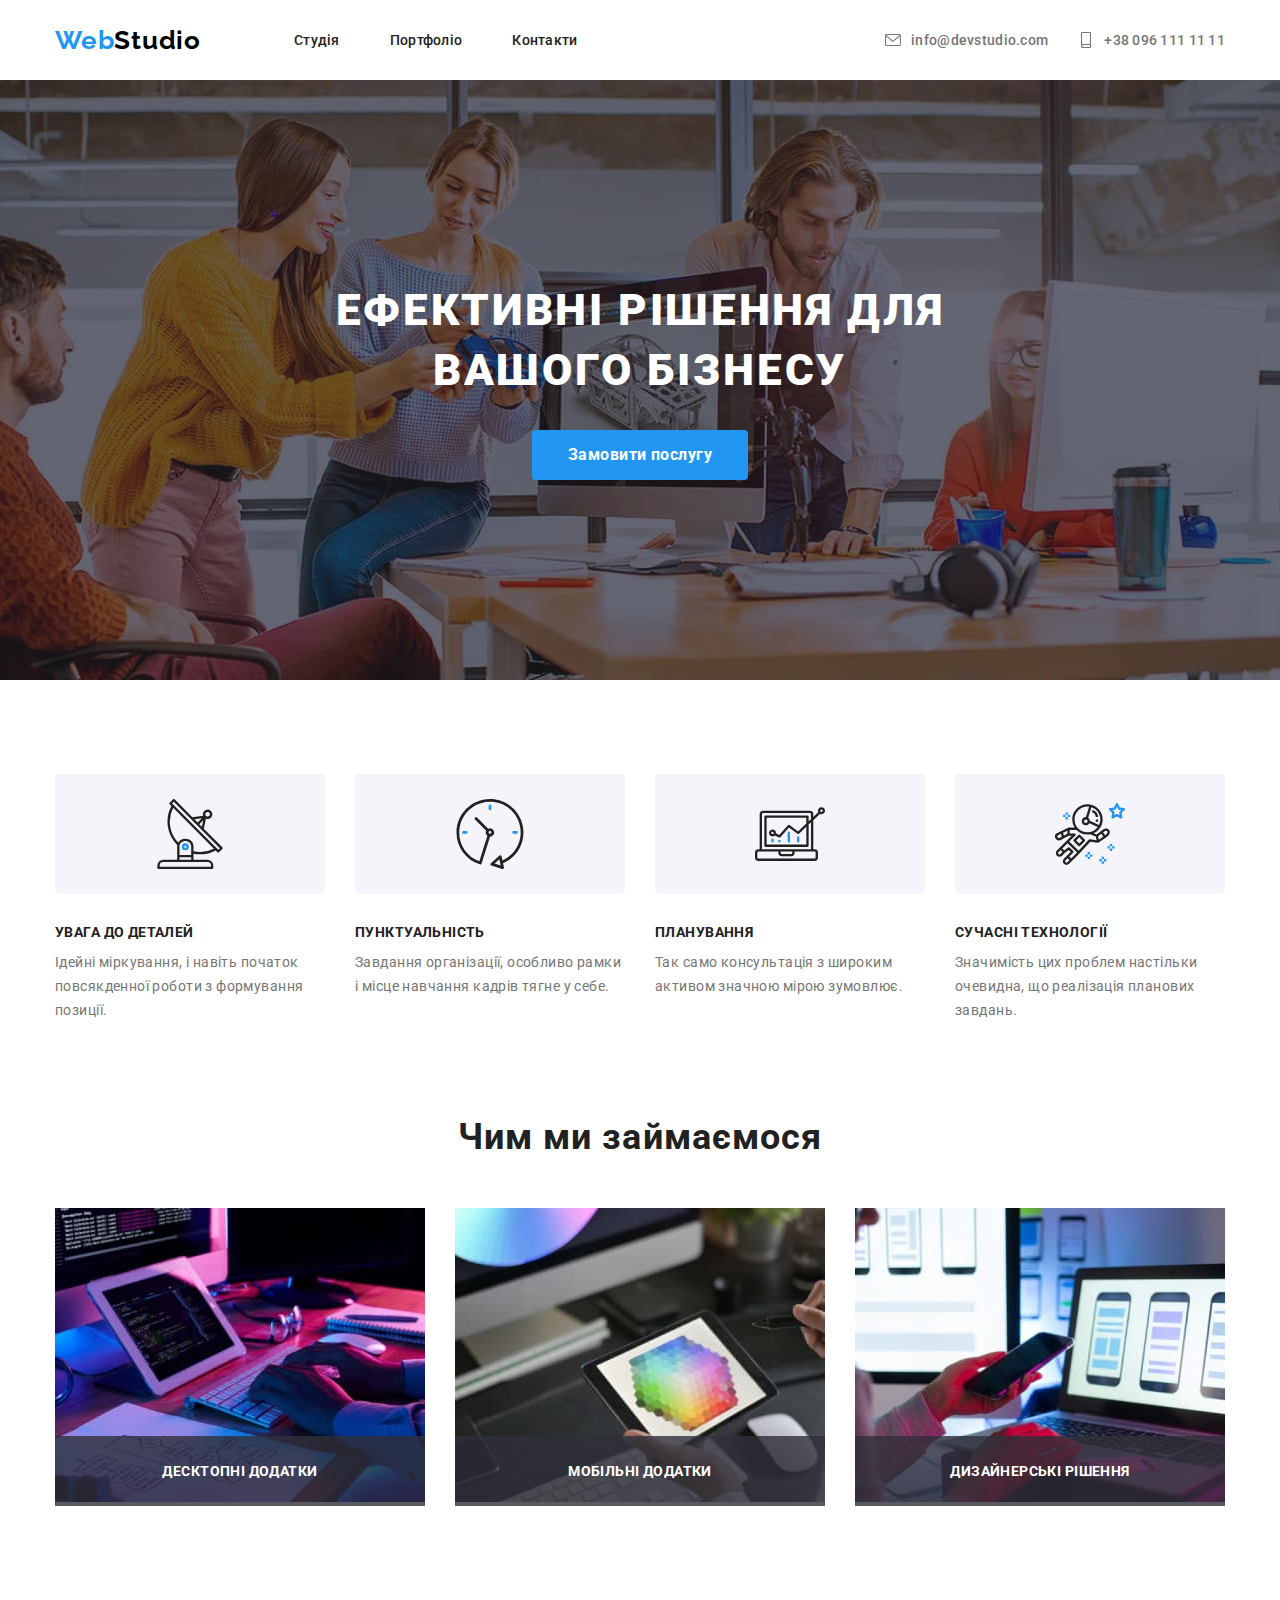
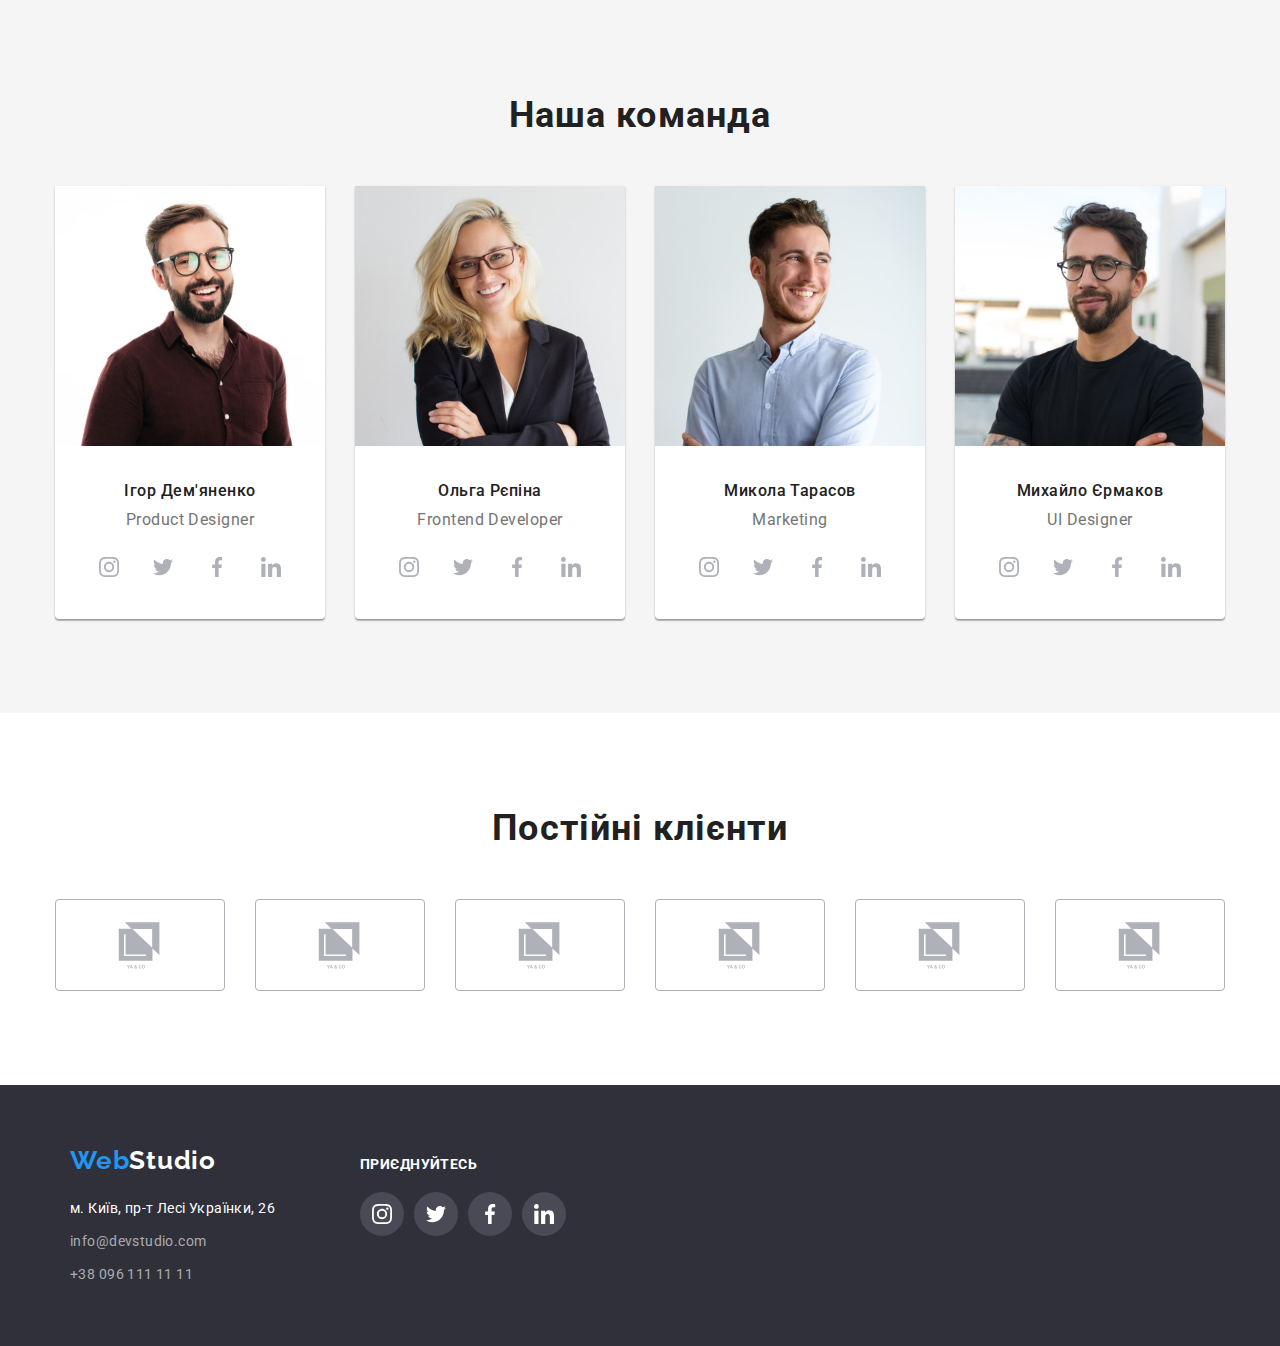
<file: index.html>
<!DOCTYPE html>
<html lang="ua">
<head>
    <meta charset="UTF-8">
    <meta http-equiv="X-UA-Compatible" content="IE=edge">
    <meta name="viewport" content="width=device-width, initial-scale=1.0">
    <title>goit-markup</title>
    <link rel="preconnect" href="https://fonts.googleapis.com">
    <link rel="preconnect" href="https://fonts.gstatic.com" crossorigin>
    <link href="https://fonts.googleapis.com/css2?family=Raleway:wght@700&family=Roboto:wght@400;500;700;900&display=swap"
    rel="stylesheet">
    <link rel="stylesheet" href="https://cdnjs.cloudflare.com/ajax/libs/modern-normalize/1.1.0/modern-normalize.min.css">
    <link rel="stylesheet" href="./style.css">
</head>

<body>

    <header>
       <div class="container-header container">
        <a href="" class="logo-first"><span>Web</span>Studio</a>
            <nav header-nav>
            <ul class="menu-general second-f">
                <li><a href="" class="menu-list">Студія</a> </li>
                <li><a href="./portfolio.html" class="menu-list">Портфоліо</a> </li>
                <li><a href="" class="menu-list">Контакти</a> </li>
            </ul>
            </nav>

            <div class="header-group">
                
                <a href="mailtoinfo@devstudio.com" class="mail-header">
                <svg class="enveloper" width="16px" height="16px">
                <use href="./svg/icomoon/icons.svg#icon-enveloper"></use></svg>info@devstudio.com</a>
            

            
                <a href="tel+380961111111" class="telephone-header">
                <svg class="smartphone" width="16px" height="16px">
                    <use href="./svg/icomoon/icons.svg#icon-smartphone"></use>
                </svg>+38 096 111 11 11</a>
               
            </div>

    </div>
    </header>

    <main>
        <section class="main-hero">
            <div class="container flex-hero">
            <h1 class="main-title">Ефективні рішення для вашого бізнесу</h1>
            <button type="button" class="btn-first">Замовити послугу</button>
            </div>
        </section>

        <section class="text-style">
            <div class="text-flex">
            <ul class="text text-f">
                <li class="text-list">
                    <div class="four-icons">
                        <svg class="" width="70" height="70">
                        <use href="./svg/icomoon/icons.svg#icon-antenna"></use>
                        </svg>
                    </div>
                    <h3 class="title">УВАГА ДО ДЕТАЛЕЙ</h3>
                    <p class="explain">Ідейні міркування, і навіть початок повсякденної роботи з формування позиції.</p>
                </li>
                <li>
                    <div class="four-icons">
                        <svg class="" width="70" height="70">
                            <use href="./svg/icomoon/icons.svg#icon-clock"></use>
                        </svg>
                    </div>
                    <h3 class="title">ПУНКТУАЛЬНІСТЬ</h3>
                    <p class="explain">Завдання організації, особливо рамки і місце навчання кадрів тягне у себе.</p>
                </li>
                <li>
                    <div class="four-icons">
                        <svg class="" width="70" height="70">
                            <use href="./svg/icomoon/icons.svg#icon-diagram"></use>
                        </svg>
                    </div>
                    <h3 class="title">ПЛАНУВАННЯ</h3>
                    <p class="explain">Так само консультація з широким активом значною мірою зумовлює.</p>
                </li>
                <li>
                    <div class="four-icons">
                        <svg class="" width="70" height="70">
                            <use href="./svg/icomoon/icons.svg#icon-astronaut"></use>
                        </svg>
                    </div>
                    <h3 class="title">СУЧАСНІ ТЕХНОЛОГІЇ</h3>
                    <p class="explain">Значимість цих проблем настільки очевидна, що реалізація планових завдань.</p>
                </li>
            </div>
            </ul>
        </section>

        <section class="three-pictures-style">
            <div  class="container three-pictures-flex">
            <h2 class="three-pictures-title">Чим ми займаємося</h2>
            <ul class="three-pictures">
                
                <li class="drawing">
                    <img src="./img/box 1.jpg" alt="креслення" width="370" height="294">

                    <div class="overlay">
                        <p class="overlay-text">Десктопні додатки</p>
                    </div>
                </li>

                <li class="drawing">
                    <img src="./img/rainbow.jpg" alt="гама кольорів" width="370" height="294">
                <div class="overlay">
                    <p class="overlay-text">Мобільні додатки</p>
                </div>
                </li>

                <li class="drawing">
                    <img src="./img/pult.jpg" alt="пульт" width="370" height="294">
                <div class="overlay">
                    <p class="overlay-text">Дизайнерські рішення</p>
                </div>
                </li>
            </ul>
            </div>
        </section>

        <section  class="team-our">
        <div class="container our-team-flex">
                <h2 class="our-team-title">Наша команда</h2>
                <ul class="our-team-list team-flex">
            <li>
                <div class="team-four">
                <img src="./img/glass-brown.jpg" alt="Ігор Дем'яненко" width="270" height="260"> 
                
                    <h3 class="name">Ігор Дем'яненко</h3>
                    <p class="position">Product Designer</p>
                    <ul class="socials-list">
                        <li>
                             <a class="social-link"
                                href="https://instagram.com" 
                                target="_blank" 
                                rel="noopener noreferrer" 
                                aria-label="Instagram icon"
                                >
                                <svg class="social-icon" width="20px" height="20px">
                                <use href="./svg/icomoon/icons.svg#icon-instagram"></use>
                                </svg>
                            </a>
                        </li>
                    
                        <li>
                           <a class="social-link"
                                href="https://twitter.com"
                                aria-label="Twitter icon"
                                target="_blank"
                                rel="noopener noreferrer"
                                > 
                                <svg class="social-icon" width="20px" height="20px">
                                <use href="./svg/icomoon/icons.svg#icon-twitter"></use>
                                </svg>
                           </a>
                        </li>

                        <li>
                            <a class="social-link"
                                href="https://facebook.com"
                                aria-label="Facebook icon"
                                target="_blank"
                                rel="noopener noreferrer"
                                >
                                <svg class="social-icon" width="20" height="20">
                                <use href="./svg/icomoon/icons.svg#icon-facebook"></use>
                                </svg>
                            </a>
                        </li>

                        <li>
                            <a class="social-link"
                                href="https://linkedin.com"
                                aria-label="LinkedIn icon"
                                target="_blank"
                                rel="noopener noreferrer"
                                >
                                <svg class="social-icon" width="20px" height="20px">
                                <use href="./svg/icomoon/icons.svg#icon-linkedin"></use>
                                </svg>
                        </a>
                        </li>
                    </ul>
                </div>
            </li>
        
        
            <li>
                <div class="team-four">
                <img src="./img/girl.jpg" alt="Ольга Рєпіна" width="270" height="260">
                
                    <h3 class="name">Ольга Рєпіна</h3>
                    <p class="position">Frontend Developer</p>
                    <ul class="socials-list">
                        <li>
                            <a class="social-link" href="https://instagram.com" target="_blank" rel="noopener noreferrer"
                                aria-label="Instagram icon">
                                <svg class="social-icon" width="20px" height="20px">
                                    <use href="./svg/icomoon/icons.svg#icon-instagram"></use>
                                </svg>
                            </a>
                        </li>
                    
                        <li>
                            <a class="social-link" href="https://twitter.com" aria-label="Twitter icon" target="_blank"
                                rel="noopener noreferrer">
                                <svg class="social-icon" width="20px" height="20px">
                                    <use href="./svg/icomoon/icons.svg#icon-twitter"></use>
                                </svg>
                            </a>
                        </li>
                    
                        <li>
                            <a class="social-link" href="https://facebook.com" aria-label="Facebook icon" target="_blank"
                                rel="noopener noreferrer">
                                <svg class="social-icon" width="20" height="20">
                                    <use href="./svg/icomoon/icons.svg#icon-facebook"></use>
                                </svg>
                            </a>
                        </li>
                    
                        <li>
                            <a class="social-link" href="https://linkedin.com" aria-label="LinkedIn icon" target="_blank"
                                rel="noopener noreferrer">
                                <svg class="social-icon" width="20px" height="20px">
                                    <use href="./svg/icomoon/icons.svg#icon-linkedin"></use>
                                </svg>
                            </a>
                        </li>
                    </ul>
                </div>
                
            </li>
            <li>
                <div class="team-four">
                <img src="./img/man.jpg" alt="Микола Тарасов" width="270" height="260">
                
                    <h3 class="name">Микола Тарасов</h3>
                    <p class="position">Marketing</p>
                    <ul class="socials-list">
                        <li>
                            <a class="social-link" href="https://instagram.com" target="_blank" rel="noopener noreferrer"
                                aria-label="Instagram icon">
                                <svg class="social-icon" width="20px" height="20px">
                                    <use href="./svg/icomoon/icons.svg#icon-instagram"></use>
                                </svg>
                            </a>
                        </li>
                    
                        <li>
                            <a class="social-link" href="https://twitter.com" aria-label="Twitter icon" target="_blank"
                                rel="noopener noreferrer">
                                <svg class="social-icon" width="20px" height="20px">
                                    <use href="./svg/icomoon/icons.svg#icon-twitter"></use>
                                </svg>
                            </a>
                        </li>
                    
                        <li>
                            <a class="social-link" href="https://facebook.com" aria-label="Facebook icon" target="_blank"
                                rel="noopener noreferrer">
                                <svg class="social-icon" width="20" height="20">
                                    <use href="./svg/icomoon/icons.svg#icon-facebook"></use>
                                </svg>
                            </a>
                        </li>
                    
                        <li>
                            <a class="social-link" href="https://linkedin.com" aria-label="LinkedIn icon" target="_blank"
                                rel="noopener noreferrer">
                                <svg class="social-icon" width="20px" height="20px">
                                    <use href="./svg/icomoon/icons.svg#icon-linkedin"></use>
                                </svg>
                            </a>
                        </li>
                    </ul>
                </div>
                </img>
            </li>
            <li>
                <div class="team-four">
                <img src="./img/glass-black.jpg" alt="Михайло Єрмаков" width="270" height="260">
                
                    <h3 class="name">Михайло Єрмаков</h3>
                    <p class="position">UI Designer</p>  
                    <ul class="socials-list">
                        <li>
                            <a class="social-link" href="https://instagram.com" target="_blank" rel="noopener noreferrer"
                                aria-label="Instagram icon">
                                <svg class="social-icon" width="20px" height="20px">
                                    <use href="./svg/icomoon/icons.svg#icon-instagram"></use>
                                </svg>
                            </a>
                        </li>
                    
                        <li>
                            <a class="social-link" href="https://twitter.com" aria-label="Twitter icon" target="_blank"
                                rel="noopener noreferrer">
                                <svg class="social-icon" width="20px" height="20px">
                                    <use href="./svg/icomoon/icons.svg#icon-twitter"></use>
                                </svg>
                            </a>
                        </li>
                    
                        <li>
                            <a class="social-link" href="https://facebook.com" aria-label="Facebook icon" target="_blank"
                                rel="noopener noreferrer">
                                <svg class="social-icon" width="20" height="20">
                                    <use href="./svg/icomoon/icons.svg#icon-facebook"></use>
                                </svg>
                            </a>
                        </li>
                    
                        <li>
                            <a class="social-link" href="https://linkedin.com" aria-label="LinkedIn icon" target="_blank"
                                rel="noopener noreferrer">
                                <svg class="social-icon" width="20px" height="20px">
                                    <use href="./svg/icomoon/icons.svg#icon-linkedin"></use>
                                </svg>
                            </a>
                        </li>
                    </ul>
                </div>
                </img>
            </li>
        </ul>
    </div>
</section>

<section>
    <div class="container clients-list">
        <h2 class="clients-name">Постійні клієнти</h2>
        <ul class="clients">
            <li>
                <a href="" class="clients-icons">
                    <svg class="svg-icons" width="106px" height="60px">
                    <use href="./svg/icomoon/icons.svg#icon-yaco"></use>
                    </svg>
                </a>
            </li>
           
            <li>
                <a href="" class="clients-icons">
                    <svg class="svg-icons" width="106px" height="60px">
                        <use href="./svg/icomoon/icons.svg#icon-yaco"></use>
                    </svg>
                </a>
            </li>
            
            <li>
                <a href="" class="clients-icons">
                    <svg class="svg-icons" width="106px" height="60px">
                        <use href="./svg/icomoon/icons.svg#icon-yaco"></use>
                    </svg>
                </a>
            </li>
            
            <li>
                <a href="" class="clients-icons">
                    <svg class="svg-icons" width="106px" height="60px">
                        <use href="./svg/icomoon/icons.svg#icon-yaco"></use>
                    </svg>
                </a>
            </li>
            
            <li>
                <a href="" class="clients-icons">
                    <svg class="svg-icons" width="106px" height="60px">
                        <use href="./svg/icomoon/icons.svg#icon-yaco"></use>
                    </svg>
                </a>
            </li>
            
            <li>
                <a href="" class="clients-icons">
                    <svg class="svg-icons" width="106px" height="60px">
                        <use href="./svg/icomoon/icons.svg#icon-yaco"></use>
                    </svg>
                </a>
            </li>
            
        </ul>
    </div>
</section>        
        
    </main>

    <footer class="futurum">
    <div class="container footer-futurum">
        <div>
            <a href="" class="logo-second"><span>Web</span>Studio</a>
            <address class="geocontakts">
                <a href="https://goo.gl/maps/4ht6zRTBkP7BmseZ8" target="_blank" rel="noopener noreferrer nofolow" class="geo">м. Київ, пр-т Лесі Українки, 26</a>
                <a href="mailtoinfo@devstudio.com" class="mail">info@devstudio.com</a>
                <a href="tel+38 096 111 11 11" class="telephone">+38 096 111 11 11</a>
            </address>
        </div>

        <div class="footer-icons">
            <h2 class="footer-title">Приєднуйтесь</h2>
            <ul class="socials-list-footer">
                <li>
                    <a class="social-link-footer" href="https://instagram.com" target="_blank" rel="noopener noreferrer"
                        aria-label="Instagram icon">
                        <svg class="social-icon-footer" width="20px" height="20px">
                            <use href="./svg/icomoon/icons.svg#icon-instagram"></use>
                        </svg>
                    </a>
                </li>
            
                <li>
                    <a class="social-link-footer" href="https://twitter.com" aria-label="Twitter icon" target="_blank"
                        rel="noopener noreferrer">
                        <svg class="social-icon" width="20px" height="20px">
                            <use href="./svg/icomoon/icons.svg#icon-twitter"></use>
                        </svg>
                    </a>
                </li>
            
                <li>
                    <a class="social-link-footer" href="https://facebook.com" aria-label="Facebook icon" target="_blank"
                        rel="noopener noreferrer">
                        <svg class="social-icon" width="20" height="20">
                            <use href="./svg/icomoon/icons.svg#icon-facebook"></use>
                        </svg>
                    </a>
                </li>
            
                <li>
                    <a class="social-link-footer" href="https://linkedin.com" aria-label="LinkedIn icon" target="_blank"
                        rel="noopener noreferrer">
                        <svg class="social-icon" width="20px" height="20px">
                            <use href="./svg/icomoon/icons.svg#icon-linkedin"></use>
                        </svg>
                    </a>
                </li>
            </ul>
            </div>
            </li>
        </div>
    </div>  
    </footer>

</body>
</html>
</file>
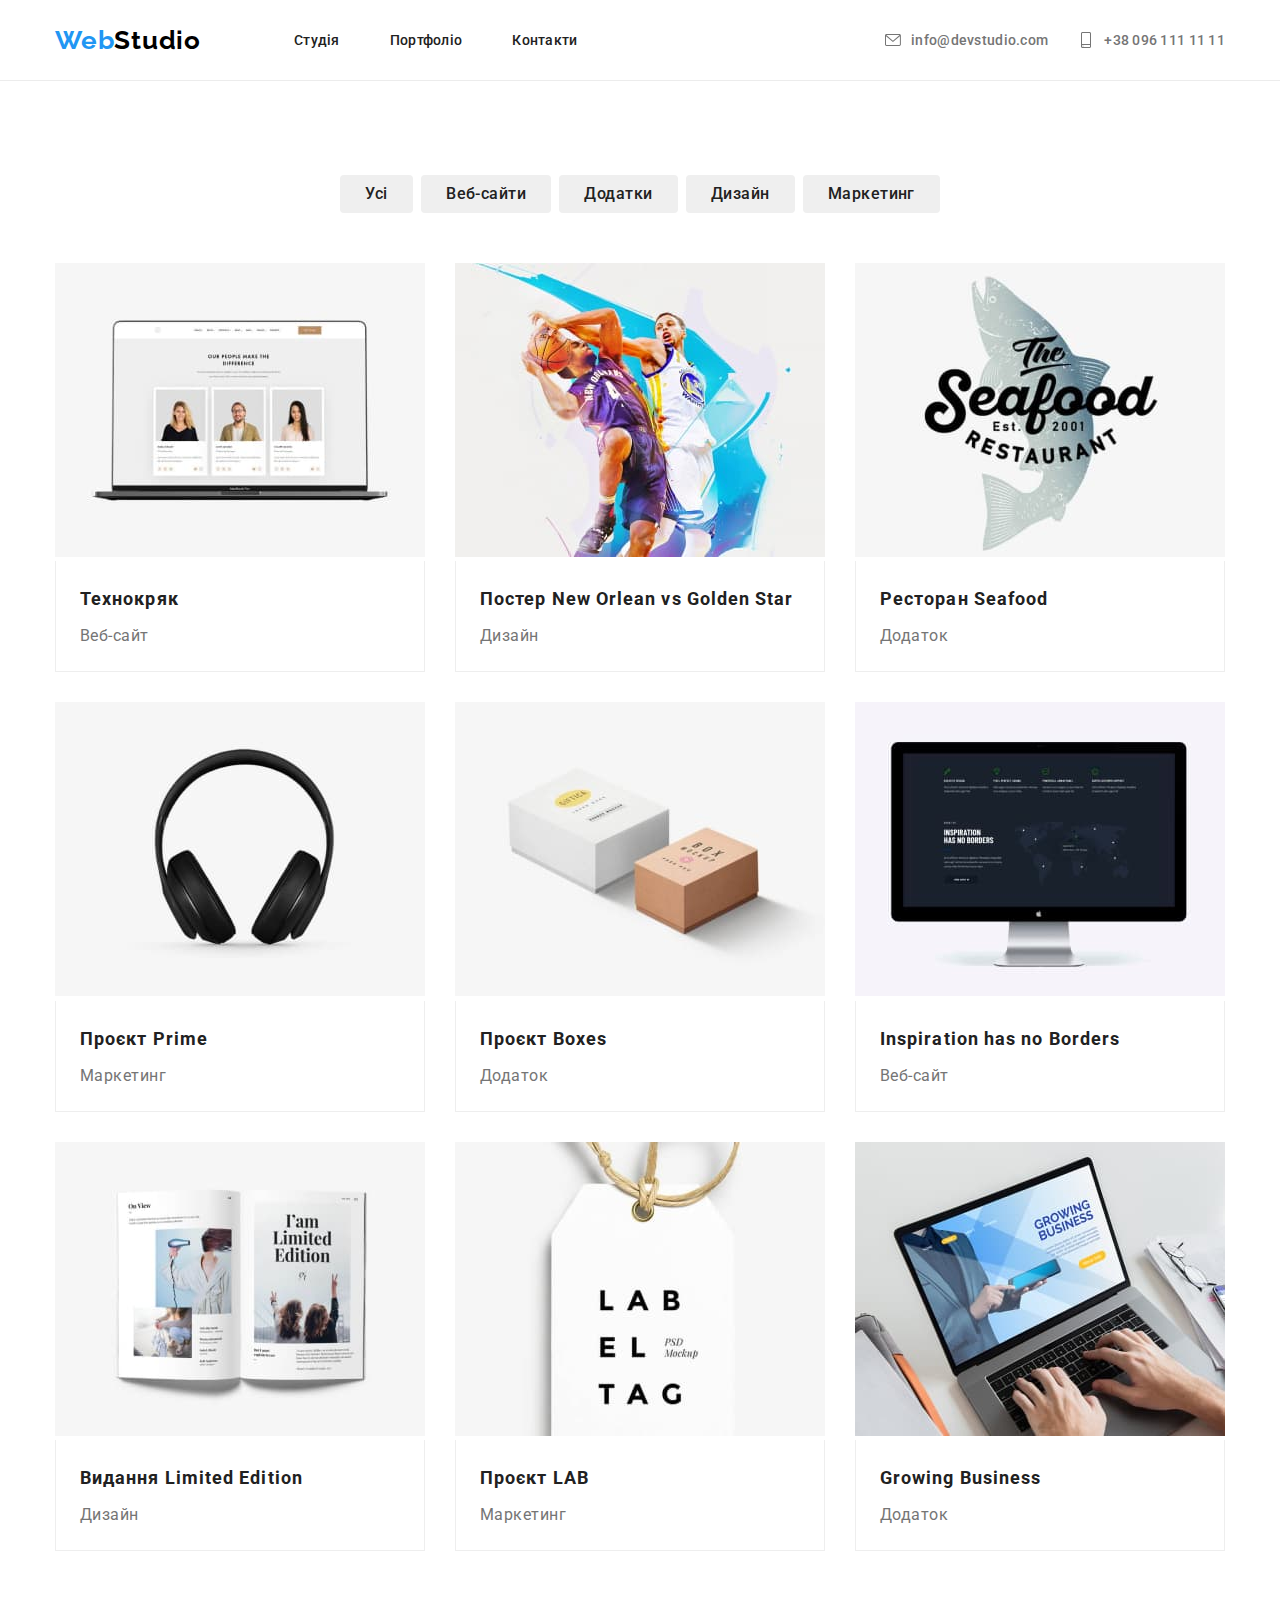
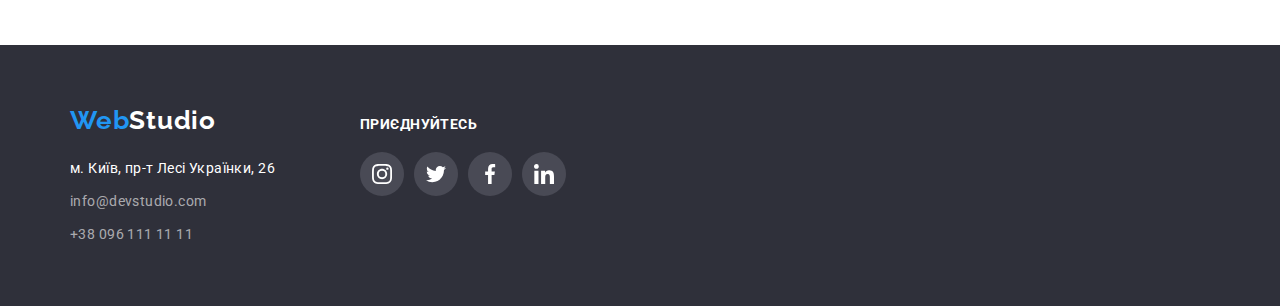
<file: portfolio.html>
<!DOCTYPE html>
<html lang="ua">
<head>
    <meta charset="UTF-8">
    <meta http-equiv="X-UA-Compatible" content="IE=edge">
    <meta name="viewport" content="width=device-width, initial-scale=1.0">
    <title>Portfolio</title>
        <link rel="preconnect" href="https://fonts.googleapis.com">
        <link rel="preconnect" href="https://fonts.gstatic.com" crossorigin>
        <link href="https://fonts.googleapis.com/css2?family=Raleway:wght@700&family=Roboto:wght@400;500;700;900&display=swap" rel="stylesheet">
        <link rel="stylesheet" href="https://cdnjs.cloudflare.com/ajax/libs/modern-normalize/1.1.0/modern-normalize.min.css">
    <link rel="stylesheet" href="./style.css">
</head>

<body>
    
    <header class="line">
      <div class="container-header container">
        <a href="" class="logo-first"><span>Web</span>Studio</a>
            <nav>
                <ul class="menu-general second-f">
                    <li><a href="./index.html" class="menu-list-port">Студія</a> </li>
                    <li><a href="" class="menu-list-port">Портфоліо</a> </li>
                    <li><a href="" class="menu-list-port">Контакти</a> </li>
                </ul>
            </nav>
            
        <div class="header-group">
        
            <a href="mailtoinfo@devstudio.com" class="mail-header">
                <svg class="enveloper" width="16px" height="16px">
                    <use href="./svg/icomoon/icons.svg#icon-enveloper"></use>
                </svg>info@devstudio.com</a>
        
        
        
            <a href="tel+380961111111" class="telephone-header">
                <svg class="smartphone" width="16px" height="16px">
                    <use href="./svg/icomoon/icons.svg#icon-smartphone"></use>
                </svg>+38 096 111 11 11</a>
        
        </div>
    </div>
    </header>

    <main>
        <section  class="big-flex">
            <div class="container">
                <ul class="btn-five">
                    <li class="button-five">
                        <button type="button" class="name-btn">Усі</button>
                    </li>
                    <li>
                        <button type="button" class="name-btn">Веб-сайти</button>
                    </li>
                    <li>
                        <button type="button" class="name-btn">Додатки</button>
                    </li>
                    <li>
                        <button type="button" class="name-btn">Дизайн</button>
                    </li>
                    <li>
                        <button type="button" class="name-btn">Маркетинг</button>
                    </li>
                </ul>
           
            <ul class="nine-img another-nine">
                <li>
                    <div class="nine-shadow"> 
                    <img src="./img2/display.jpg" alt="display"width="370" height="294">
                    <div class="down-padding">
                        <h3 class="img-title">Технокряк</h3>
                        <p class="theme">Веб-сайт</p>
                    </div>
                    </div>
                </li>

                <li>
                    <div class="nine-shadow">
                    <img src="./img2/jump.jpg" alt="jump"width="370" height="294">
                        <div class="down-padding">
                            <h3 class="img-title">Постер New Orlean vs Golden Star</h3>
                            <p class="theme">Дизайн</p>
                        </div>
                    </div>
                </li>

                <li>
                    <div class="nine-shadow">
                    <img src="./img2/logo.jpg" alt="logo"width="370" height="294">
                        <div class="down-padding">
                            <h3 class="img-title">Ресторан Seafood</h3>
                            <p class="theme">Додаток</p>
                        </div>
                    </div>
                </li>

                <li>
                    <div class="nine-shadow">
                    <img src="./img2/headphone.jpg" alt="headphone"width="370" height="294">
                       <div class="down-padding">
                            <h3 class="img-title">Проєкт Prime</h3>
                            <p class="theme">Маркетинг</p>
                       </div> 
                    </div>
                </li>

                <li>
                    <div class="nine-shadow">
                    <img src="./img2/block.jpg" alt="block"width="370" height="294">
                        <div class="down-padding">
                            <h3 class="img-title">Проєкт Boxes</h3>
                            <p class="theme">Додаток</p>
                        </div>
                    </div>
                </li>

                <li>
                    <div class="nine-shadow">
                    <img src="./img2/blackdisplay.jpg" alt="blackdisplay"width="370" height="294">
                        <div class="down-padding">
                            <h3 class="img-title">Inspiration has no Borders</h3>
                            <p class="theme">Веб-сайт</p>
                        </div>
                    </div>
                </li>

                <li>
                    <div class="nine-shadow">
                    <img src="./img2/page.jpg" alt="page"width="370" height="294">
                        <div class="down-padding">
                            <h3 class="img-title">Видання Limited Edition</h3>
                            <p class="theme">Дизайн</p>
                        </div>
                    </div>
                </li>

                <li>
                    <div class="nine-shadow">
                    <img src="./img2/label.jpg" alt="label"width="370" height="294">
                        <div class="down-padding">
                            <h3 class="img-title">Проєкт LAB</h3>
                            <p class="theme">Маркетинг</p>
                        </div>
                    </div>
                </li>

                <li>
                    <div class="nine-shadow">
                    <img src="./img2/hands.jpg" alt="hands"width="370" height="294">
                        <div class="down-padding">
                            <h3 class="img-title">Growing Business</h3>
                            <p class="theme">Додаток</p>
                        </div>
                    </div>
                </li>
            </ul>
            </div>
        </section>
    </main>

    <footer class="futurum">
        <div class="container footer-futurum">
            <div>
                <a href="" class="logo-second"><span>Web</span>Studio</a>
                <address class="geocontakts">
                    <a href="https://goo.gl/maps/4ht6zRTBkP7BmseZ8" target="_blank" rel="noopener noreferrer nofolow"
                        class="geo">м. Київ, пр-т Лесі Українки, 26</a>
                    <a href="mailtoinfo@devstudio.com" class="mail">info@devstudio.com</a>
                    <a href="tel+38 096 111 11 11" class="telephone">+38 096 111 11 11</a>
                </address>
            </div>
    
            <div class="footer-icons">
                <h2 class="footer-title">Приєднуйтесь</h2>
                <ul class="socials-list-footer">
                    <li>
                        <a class="social-link-footer" href="https://instagram.com" target="_blank" rel="noopener noreferrer"
                            aria-label="Instagram icon">
                            <svg class="social-icon-footer" width="20px" height="20px">
                                <use href="./svg/icomoon/icons.svg#icon-instagram"></use>
                            </svg>
                        </a>
                    </li>
    
                    <li>
                        <a class="social-link-footer" href="https://twitter.com" aria-label="Twitter icon" target="_blank"
                            rel="noopener noreferrer">
                            <svg class="social-icon" width="20px" height="20px">
                                <use href="./svg/icomoon/icons.svg#icon-twitter"></use>
                            </svg>
                        </a>
                    </li>
    
                    <li>
                        <a class="social-link-footer" href="https://facebook.com" aria-label="Facebook icon" target="_blank"
                            rel="noopener noreferrer">
                            <svg class="social-icon" width="20" height="20">
                                <use href="./svg/icomoon/icons.svg#icon-facebook"></use>
                            </svg>
                        </a>
                    </li>
    
                    <li>
                        <a class="social-link-footer" href="https://linkedin.com" aria-label="LinkedIn icon" target="_blank"
                            rel="noopener noreferrer">
                            <svg class="social-icon" width="20px" height="20px">
                                <use href="./svg/icomoon/icons.svg#icon-linkedin"></use>
                            </svg>
                        </a>
                    </li>
                </ul>
            </div>
            </li>
        </div>
        </div>
    </footer>


</body>
</html>
</file>
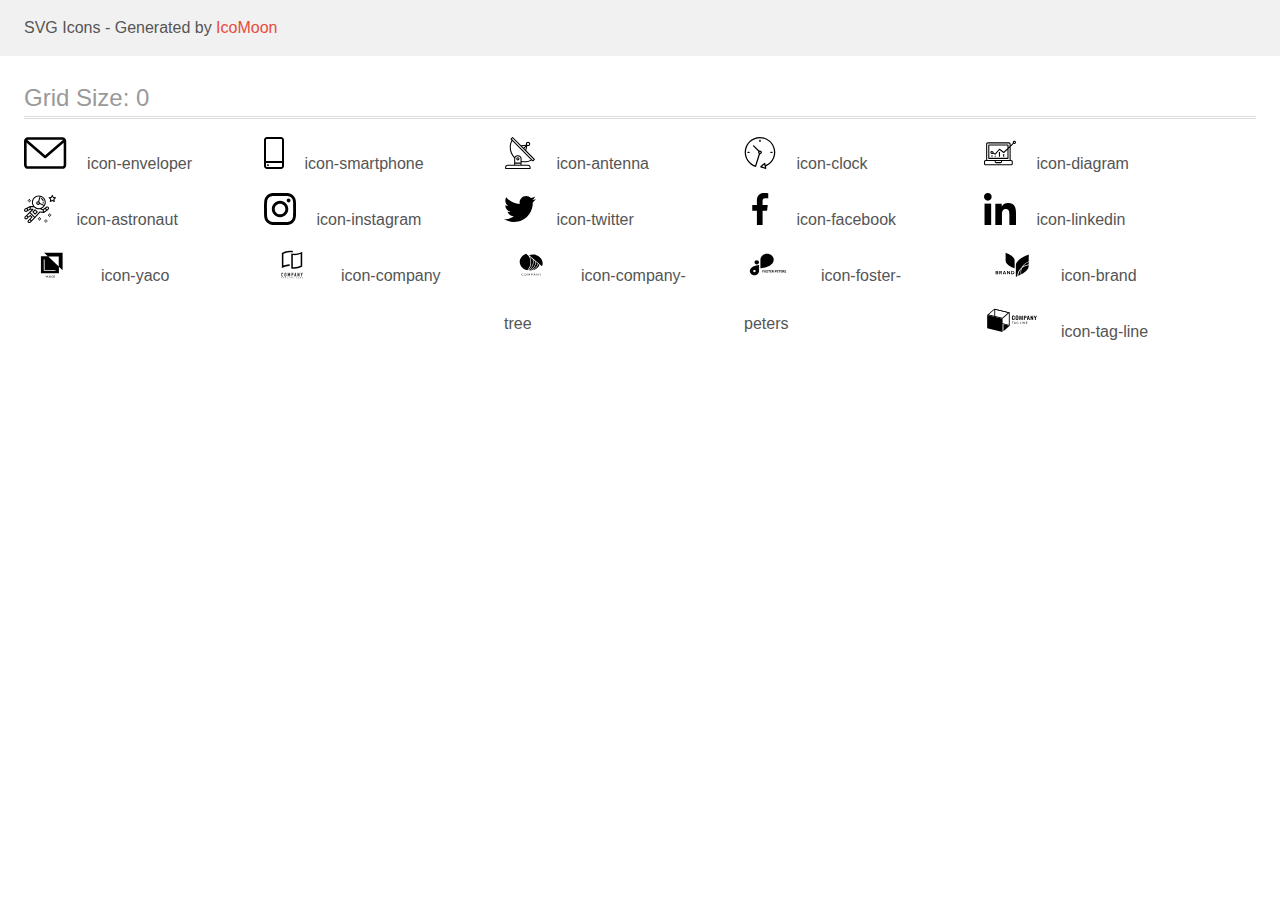
<file: svg/icomoon/demo.html>
<!doctype html>
<html>
<head>
    <title>IcoMoon - SVG Icons</title>
    <meta charset="utf-8">
    <meta name="viewport" content="width=device-width, initial-scale=1">
    <link rel="stylesheet" href="demo-files/demo.css">
    <link rel="stylesheet" href="style.css">
</head>
<body>
<svg aria-hidden="true" style="position: absolute; width: 0; height: 0; overflow: hidden;" version="1.1" xmlns="http://www.w3.org/2000/svg" xmlns:xlink="http://www.w3.org/1999/xlink">
<defs>
<symbol id="icon-enveloper" viewBox="0 0 43 32">
<path d="M38.667 0h-34.667c-2.206 0-4 1.794-4 4v24c0 2.206 1.794 4 4 4h34.667c2.206 0 4-1.794 4-4v-24c0-2.206-1.794-4-4-4v0zM38.667 2.667c0.181 0 0.353 0.038 0.511 0.103l-17.844 15.466-17.844-15.466c0.158-0.066 0.33-0.103 0.511-0.103h34.667zM38.667 29.333h-34.667c-0.736 0-1.333-0.598-1.333-1.333v-22.413l17.793 15.421c0.251 0.217 0.563 0.326 0.874 0.326s0.622-0.108 0.874-0.326l17.793-15.421v22.413c0 0.736-0.598 1.333-1.333 1.333v0z"></path>
</symbol>
<symbol id="icon-smartphone" viewBox="0 0 20 32">
<path d="M17 0h-14c-1.654 0-3 1.346-3 3v26c0 1.654 1.346 3 3 3h14c1.654 0 3-1.346 3-3v-26c0-1.654-1.346-3-3-3zM3 2h14c0.552 0 1 0.448 1 1v21h-16v-21c0-0.552 0.448-1 1-1zM17 30h-14c-0.552 0-1-0.448-1-1v-3h16v3c0 0.552-0.448 1-1 1z"></path>
<path d="M4.707 27.478c0.391 0.365 0.391 0.956 0 1.321s-1.024 0.365-1.414 0c-0.391-0.365-0.391-0.956 0-1.321s1.024-0.365 1.414 0z"></path>
</symbol>
<symbol id="icon-antenna" viewBox="0 0 32 32">
<path d="M30.773 22.098l-8.443-8.505 0.937-4.615c0.242 0.094 0.499 0.144 0.758 0.146h0.006c1.192 0.014 2.17-0.941 2.184-2.133s-0.941-2.17-2.133-2.184c-1.192-0.014-2.17 0.941-2.184 2.133-0.003 0.255 0.039 0.509 0.125 0.749l-4.96 0.605-8.091-8.133c-0.099-0.101-0.235-0.159-0.377-0.16-0.14 0.001-0.274 0.056-0.373 0.155l-1.513 1.504c-0.208 0.208-0.208 0.546 0 0.754l0.814 0.826c-3.153 5.798-2.129 12.978 2.519 17.663 0.043 0.041 0.092 0.074 0.146 0.098-0.034 0.18-0.051 0.364-0.052 0.547v6.187h-6.4c-1.472 0.002-2.665 1.195-2.667 2.667v1.067c0 0.295 0.239 0.533 0.533 0.533h24.533c0.295 0 0.533-0.239 0.533-0.533v-1.067c-0.002-1.472-1.195-2.665-2.667-2.667h-6.4v-2.742c1.003 0.21 2.024 0.317 3.049 0.32 2.458-0.003 4.877-0.615 7.040-1.783l0.818 0.823c0.099 0.101 0.235 0.159 0.377 0.16 0.14-0.001 0.274-0.056 0.373-0.155l1.513-1.504c0.208-0.208 0.208-0.546 0-0.754zM23.28 6.233c0.418-0.415 1.093-0.414 1.508 0.004s0.414 1.093-0.004 1.508c-0.2 0.199-0.47 0.31-0.752 0.31h-0.003c-0.589-0.003-1.064-0.483-1.061-1.072 0.002-0.282 0.115-0.552 0.314-0.751h-0.002zM22.024 9.738l-0.598 2.946-1.175-1.182 1.774-1.763zM21.419 8.836l-1.92 1.909-1.485-1.493 3.405-0.415zM24.004 28.8c0.884 0 1.6 0.716 1.6 1.6v0.533h-23.467v-0.533c0-0.884 0.716-1.6 1.6-1.6h20.267zM16.537 26.667v1.067h-5.333v-1.067h5.333zM11.204 25.6v-4.053c0-1.294 1.196-2.347 2.667-2.347s2.667 1.053 2.667 2.347v4.053h-5.333zM17.604 23.904v-2.357c0-1.882-1.675-3.413-3.733-3.413-1.331-0.020-2.576 0.657-3.281 1.786-4.058-4.274-4.971-10.645-2.279-15.887l18.602 18.708c-2.872 1.461-6.165 1.873-9.309 1.163zM28.893 23.22l-21.057-21.181 0.755-0.752 7.935 7.98c0.004 0 0.006 0.007 0.010 0.010l13.115 13.191-0.757 0.752z"></path>
<path d="M13.876 20.267h-0.005c-0.884-0.001-1.601 0.714-1.602 1.598s0.714 1.601 1.598 1.602h0.005c0.884 0.001 1.601-0.714 1.602-1.598s-0.714-1.601-1.598-1.602zM14.249 22.245c-0.1 0.1-0.236 0.156-0.378 0.155-0.295-0.002-0.532-0.242-0.531-0.536 0.001-0.141 0.057-0.276 0.157-0.375s0.233-0.154 0.373-0.155c0.295 0.002 0.532 0.241 0.53 0.536-0.001 0.141-0.057 0.276-0.157 0.375h0.005z"></path>
</symbol>
<symbol id="icon-clock" viewBox="0 0 32 32">
<path d="M31.297 15.301c-0.002-8.452-6.855-15.303-15.308-15.301s-15.303 6.855-15.301 15.308c0.001 6.658 4.307 12.551 10.649 14.576 0.061 0.019 0.124 0.029 0.187 0.029 0.121-0 0.239-0.032 0.342-0.094 0.135-0.080 0.236-0.207 0.283-0.356l3.865-12.25c1.057-0.005 1.909-0.866 1.903-1.923s-0.866-1.909-1.923-1.903c-0.284 0.001-0.565 0.067-0.82 0.191l-5.106-5.107c-0.253-0.245-0.657-0.238-0.902 0.016-0.239 0.247-0.239 0.639 0 0.886l5.103 5.109c-0.392 0.799-0.168 1.764 0.536 2.309l-3.683 11.673c-7.278-2.681-11.004-10.754-8.323-18.032s10.754-11.004 18.032-8.323 11.004 10.754 8.323 18.032c-1.31 3.556-4.001 6.431-7.462 7.973l-0.398-1.874c-0.073-0.344-0.411-0.565-0.756-0.492-0.109 0.023-0.209 0.074-0.292 0.148l-3.837 3.426c-0.263 0.234-0.287 0.637-0.052 0.9 0.076 0.085 0.174 0.149 0.283 0.184l4.899 1.563c0.335 0.108 0.694-0.077 0.802-0.412 0.034-0.106 0.040-0.219 0.017-0.328l-0.391-1.839c5.664-2.388 9.342-7.942 9.329-14.089v0zM15.992 14.664c0.352 0 0.638 0.286 0.638 0.638s-0.286 0.638-0.638 0.638c-0.352 0-0.638-0.285-0.638-0.638s0.285-0.638 0.638-0.638zM18.093 29.528l2.184-1.948 0.603 2.84-2.787-0.892z"></path>
<path d="M15.354 3.185v1.275c0 0.352 0.285 0.638 0.638 0.638s0.638-0.285 0.638-0.638v-1.275c0-0.352-0.286-0.638-0.638-0.638s-0.638 0.286-0.638 0.638z"></path>
<path d="M3.876 14.664c-0.352 0-0.638 0.286-0.638 0.638s0.285 0.638 0.638 0.638h1.275c0.352 0 0.638-0.285 0.638-0.638s-0.285-0.638-0.638-0.638h-1.275z"></path>
<path d="M28.108 15.939c0.352 0 0.638-0.285 0.638-0.638s-0.285-0.638-0.638-0.638h-1.275c-0.352 0-0.638 0.286-0.638 0.638s0.286 0.638 0.638 0.638h1.275z"></path>
</symbol>
<symbol id="icon-diagram" viewBox="0 0 32 32">
<path d="M14.926 14.965h1.066v4.798h-1.066v-4.797z"></path>
<path d="M19.19 17.097h1.066v2.665h-1.066v-2.665z"></path>
<path d="M10.661 18.696h1.066v1.066h-1.066v-1.066z"></path>
<path d="M7.463 18.163h1.066v1.599h-1.066v-1.599z"></path>
<path d="M1.599 28.291h25.587c0.883 0 1.599-0.716 1.599-1.599v-2.132c0-0.883-0.716-1.599-1.599-1.599h-0.533v-13.293l3.028-2.868c0.703 0.346 1.553 0.136 2.013-0.499s0.396-1.508-0.152-2.068-1.42-0.644-2.065-0.198c-0.644 0.446-0.873 1.292-0.542 2.002l-2.281 2.163v-1.23c0-0.883-0.716-1.599-1.599-1.599h-21.322c-0.883 0-1.599 0.716-1.599 1.599v15.992h-0.533c-0.883 0-1.599 0.716-1.599 1.599v2.132c0 0.883 0.716 1.599 1.599 1.599zM30.384 4.837c0.294 0 0.533 0.239 0.533 0.533s-0.239 0.533-0.533 0.533c-0.294 0-0.533-0.239-0.533-0.533s0.239-0.533 0.533-0.533zM3.198 6.969c0-0.294 0.239-0.533 0.533-0.533h21.322c0.294 0 0.533 0.239 0.533 0.533v2.239l-1.066 1.013v-2.186c0-0.294-0.239-0.533-0.533-0.533h-19.19c-0.294 0-0.533 0.239-0.533 0.533v13.326c0 0.294 0.239 0.533 0.533 0.533h19.19c0.294 0 0.533-0.239 0.533-0.533v-9.674l1.066-1.010v12.284h-22.388v-15.992zM7.996 13.899c-0.721-0.002-1.354 0.478-1.546 1.174s0.105 1.433 0.725 1.801c0.62 0.368 1.41 0.276 1.928-0.226l1.853 0.93c0.215 0.108 0.476 0.057 0.636-0.123l3.939-4.431 3.872 2.901c0.208 0.156 0.498 0.139 0.686-0.039l3.365-3.188v8.131h-18.124v-12.26h18.124v2.66l-3.771 3.572-3.904-2.927c-0.222-0.166-0.534-0.135-0.718 0.072l-3.993 4.493-1.493-0.746c0.011-0.064 0.018-0.129 0.020-0.193 0-0.883-0.716-1.599-1.599-1.599zM8.529 15.498c0 0.294-0.239 0.533-0.533 0.533s-0.533-0.239-0.533-0.533c0-0.294 0.239-0.533 0.533-0.533s0.533 0.239 0.533 0.533zM11.727 24.027h5.331v0.533c0 0.294-0.239 0.533-0.533 0.533h-4.264c-0.294 0-0.533-0.239-0.533-0.533v-0.533zM1.066 24.56c0-0.294 0.239-0.533 0.533-0.533h9.062v0.533c0 0.883 0.716 1.599 1.599 1.599h4.264c0.883 0 1.599-0.716 1.599-1.599v-0.533h9.062c0.294 0 0.533 0.239 0.533 0.533v2.132c0 0.294-0.239 0.533-0.533 0.533h-25.587c-0.294 0-0.533-0.239-0.533-0.533v-2.132z"></path>
</symbol>
<symbol id="icon-astronaut" viewBox="0 0 32 32">
<path d="M31.974 4.524c-0.063-0.193-0.229-0.333-0.43-0.363l-1.91-0.278-0.855-1.731c-0.179-0.365-0.777-0.365-0.956 0l-0.855 1.731-1.91 0.278c-0.201 0.029-0.367 0.17-0.431 0.363-0.062 0.193-0.011 0.405 0.135 0.547l1.383 1.348-0.326 1.903c-0.034 0.2 0.048 0.402 0.212 0.522 0.166 0.121 0.382 0.135 0.562 0.040l1.709-0.899 1.709 0.899c0.078 0.041 0.164 0.061 0.249 0.061 0.11 0 0.221-0.034 0.314-0.102 0.164-0.119 0.246-0.322 0.212-0.522l-0.326-1.903 1.383-1.348c0.145-0.142 0.197-0.354 0.135-0.547zM29.511 5.851c-0.125 0.122-0.183 0.299-0.153 0.472l0.191 1.114-1-0.526c-0.078-0.041-0.163-0.061-0.249-0.061s-0.17 0.020-0.249 0.061l-1.001 0.526 0.191-1.114c0.030-0.173-0.028-0.349-0.153-0.472l-0.81-0.789 1.119-0.163c0.174-0.025 0.324-0.134 0.402-0.292l0.5-1.013 0.5 1.013c0.078 0.157 0.228 0.267 0.402 0.292l1.119 0.163-0.809 0.789z"></path>
<path d="M26.134 20.522h-1.067v1.067h1.067v-1.067z"></path>
<path d="M26.134 22.656h-1.067v1.067h1.067v-1.067z"></path>
<path d="M27.2 21.589h-1.067v1.067h1.067v-1.067z"></path>
<path d="M25.067 21.589h-1.067v1.067h1.067v-1.067z"></path>
<path d="M22.4 26.389h-1.067v1.067h1.067v-1.067z"></path>
<path d="M22.4 28.522h-1.067v1.067h1.067v-1.067z"></path>
<path d="M23.467 27.456h-1.067v1.067h1.067v-1.067z"></path>
<path d="M21.333 27.456h-1.067v1.067h1.067v-1.067z"></path>
<path d="M16 24.256h-1.067v1.067h1.067v-1.067z"></path>
<path d="M16 26.389h-1.067v1.067h1.067v-1.067z"></path>
<path d="M17.067 25.322h-1.067v1.067h1.067v-1.067z"></path>
<path d="M14.933 25.322h-1.067v1.067h1.067v-1.067z"></path>
<path d="M5.867 6.122h-1.067v1.067h1.067v-1.067z"></path>
<path d="M5.867 8.255h-1.067v1.067h1.067v-1.067z"></path>
<path d="M6.933 7.189h-1.067v1.067h1.067v-1.067z"></path>
<path d="M4.8 7.189h-1.067v1.067h1.067v-1.067z"></path>
<path d="M24.715 14.159c-0.287-0.388-0.709-0.637-1.188-0.705-0.481-0.068-0.956 0.058-1.34 0.352l-1.252 0.96-1.898 1.417-1.358-0.541c2.421-1.086 4.114-3.508 4.114-6.32 0-3.823-3.123-6.933-6.961-6.933s-6.961 3.11-6.961 6.933c0 1.386 0.414 2.674 1.12 3.758l-2.764-0.024c-0.002 0-0.003 0-0.005 0-0.009 0-0.015 0.004-0.023 0.005-0.053 0.002-0.105 0.013-0.155 0.031-0.013 0.005-0.026 0.008-0.038 0.013-0.006 0.003-0.013 0.003-0.019 0.006l-3.233 1.596c-0.001 0-0.001 0-0.001 0.001l-1.893 0.911c-0.021 0.009-0.042 0.021-0.063 0.035-0.755 0.502-1.012 1.489-0.598 2.295 0.22 0.429 0.595 0.745 1.056 0.889 0.178 0.055 0.359 0.083 0.539 0.083 0.29 0 0.577-0.071 0.839-0.211l1.388-0.738 2.264-1.169 1.357-0.008-5.442 5.416c-0.001 0.001-0.001 0.001-0.002 0.001l-1.339 1.333c-0.316 0.315-0.49 0.732-0.49 1.178s0.174 0.863 0.49 1.179c0.325 0.323 0.752 0.485 1.179 0.485s0.854-0.162 1.18-0.485l1.314-1.309 1.741-1.3 0.901 0.897-1.762 1.754c-0 0.001-0.001 0.001-0.002 0.001l-1.339 1.333c-0.316 0.315-0.49 0.732-0.49 1.178s0.174 0.863 0.49 1.179c0.325 0.323 0.753 0.485 1.18 0.485s0.855-0.162 1.18-0.485l3.482-3.467c0.001-0.001 0.001-0.001 0.001-0.002l1.010-1-0.004-0.004c0.006-0.006 0.015-0.009 0.022-0.015l5.166-5.658 3.471 0.494c0.025 0.004 0.050 0.005 0.075 0.005 0.065 0 0.127-0.015 0.187-0.038 0.018-0.006 0.033-0.015 0.050-0.023 0.019-0.010 0.039-0.015 0.058-0.027l3.213-2.133c0.012-0.008 0.018-0.021 0.029-0.029 0.013-0.010 0.029-0.014 0.041-0.026l1.271-1.191c0.662-0.62 0.753-1.635 0.212-2.362zM2.13 17.77c-0.173 0.093-0.37 0.111-0.558 0.052-0.187-0.058-0.338-0.186-0.427-0.358-0.161-0.314-0.068-0.695 0.214-0.902l1.314-0.632 0.449 1.312-0.992 0.528zM5.628 15.942l-1.548 0.8-0.439-1.283 2.027-1.001-0.040 1.484zM20.727 9.322c0 0.918-0.219 1.785-0.599 2.559l-4.181-1.899c-0.044-0.573-0.341-1.075-0.788-1.388l1.464-4.86c2.378 0.756 4.105 2.974 4.105 5.588zM8.938 9.322c0-3.235 2.644-5.867 5.894-5.867 0.253 0 0.5 0.021 0.745 0.052l-1.432 4.754c-0.019-0.001-0.037-0.006-0.057-0.006-1.033 0-1.873 0.837-1.873 1.867s0.84 1.867 1.873 1.867c0.694 0 1.294-0.383 1.618-0.945l3.862 1.755c-1.075 1.446-2.795 2.39-4.737 2.39-3.25 0-5.894-2.632-5.894-5.867zM14.894 10.122c0 0.441-0.362 0.8-0.806 0.8s-0.806-0.359-0.806-0.8c0-0.441 0.362-0.8 0.806-0.8s0.806 0.359 0.806 0.8zM2.465 25.146c-0.236 0.234-0.619 0.234-0.854 0.001-0.114-0.114-0.176-0.263-0.176-0.423s0.062-0.309 0.176-0.421l0.962-0.958 0.851 0.848-0.959 0.955zM5.679 28.88c-0.236 0.234-0.619 0.235-0.855 0.001-0.114-0.114-0.176-0.263-0.176-0.423s0.062-0.309 0.176-0.421l0.963-0.959 0.852 0.848-0.96 0.955zM9.16 25.411c-0.001 0-0.001 0-0.002 0.001l-1.765 1.76-0.852-0.848 1.763-1.755c0 0 0 0 0-0s0.001-0.001 0.002-0.001c0.040-0.040 0.065-0.088 0.090-0.135 0.007-0.014 0.020-0.026 0.026-0.040 0.017-0.041 0.019-0.085 0.026-0.129 0.003-0.025 0.014-0.047 0.014-0.073 0-0.036-0.013-0.070-0.020-0.106-0.006-0.032-0.006-0.065-0.019-0.095-0.020-0.050-0.055-0.094-0.091-0.138-0.010-0.012-0.014-0.027-0.025-0.038 0 0 0 0-0.001 0s-0.001-0.002-0.001-0.002l-1.607-1.6c-0.017-0.017-0.039-0.024-0.058-0.038-0.028-0.022-0.055-0.042-0.087-0.058-0.030-0.015-0.061-0.024-0.093-0.033-0.034-0.010-0.067-0.017-0.103-0.020-0.033-0.002-0.063 0.001-0.095 0.005-0.036 0.004-0.069 0.009-0.104 0.020-0.034 0.011-0.063 0.027-0.094 0.045-0.020 0.011-0.042 0.015-0.061 0.029l-1.773 1.324-0.901-0.897 2.399-2.386 4.361 4.289-0.928 0.919zM15.979 18.394c-0.015-0.002-0.030 0.004-0.045 0.003-0.039-0.002-0.076 0.001-0.115 0.007-0.030 0.005-0.059 0.011-0.088 0.021-0.034 0.012-0.065 0.028-0.097 0.047-0.030 0.018-0.057 0.037-0.083 0.061-0.013 0.011-0.028 0.017-0.040 0.029l-4.698 5.146-4.328-4.257 2.833-2.818c0.209-0.208 0.21-0.546 0.002-0.755-0.105-0.105-0.243-0.157-0.381-0.156v-0.001l-2.219 0.013 0.028-1.607 3.104 0.027c1.265 1.294 3.029 2.101 4.981 2.101 0.437 0 0.864-0.045 1.279-0.123 0.040 0.032 0.079 0.065 0.13 0.085l2.41 0.96 0.331 1.644-3.003-0.427zM20.020 18.572l-0.313-1.558 1.446-1.080 0.947 1.257-2.080 1.381zM23.774 15.741l-0.838 0.785-0.931-1.236 0.831-0.637c0.155-0.119 0.351-0.168 0.543-0.143 0.193 0.027 0.364 0.128 0.48 0.284 0.217 0.292 0.18 0.699-0.085 0.947z"></path>
<path d="M13.602 18.544l-2.143-2.133c-0.207-0.207-0.545-0.207-0.753 0l-2.142 2.133c-0.1 0.101-0.157 0.236-0.157 0.378s0.056 0.278 0.157 0.378l2.142 2.133c0.104 0.103 0.241 0.155 0.377 0.155s0.273-0.052 0.376-0.155l2.143-2.133c0.1-0.1 0.157-0.236 0.157-0.378s-0.057-0.278-0.157-0.378zM11.083 20.303l-1.387-1.381 1.387-1.381 1.387 1.381-1.387 1.381z"></path>
<path d="M17.164 5.071l-0.258 1.036c0.071 0.018 1.738 0.452 1.738 2.149h1.067c-0-2.017-1.666-2.965-2.547-3.185z"></path>
<path d="M19.711 9.322h-1.067v1.067h1.067v-1.067z"></path>
</symbol>
<symbol id="icon-instagram" viewBox="0 0 32 32">
<path d="M31.969 9.408c-0.075-1.7-0.35-2.869-0.744-3.882-0.406-1.075-1.032-2.038-1.851-2.838-0.8-0.813-1.769-1.444-2.832-1.844-1.019-0.394-2.182-0.669-3.882-0.744-1.713-0.081-2.257-0.1-6.601-0.1s-4.888 0.019-6.595 0.094c-1.7 0.075-2.869 0.35-3.882 0.744-1.075 0.406-2.038 1.031-2.838 1.85-0.813 0.8-1.444 1.769-1.844 2.832-0.394 1.019-0.669 2.182-0.744 3.882-0.081 1.713-0.1 2.257-0.1 6.601s0.019 4.888 0.094 6.595c0.075 1.7 0.35 2.869 0.744 3.882 0.406 1.075 1.038 2.038 1.85 2.838 0.8 0.813 1.769 1.444 2.832 1.844 1.019 0.394 2.182 0.669 3.882 0.744 1.706 0.075 2.25 0.094 6.595 0.094s4.888-0.019 6.595-0.094c1.7-0.075 2.869-0.35 3.882-0.744 2.151-0.832 3.851-2.532 4.682-4.682 0.394-1.019 0.669-2.182 0.744-3.882 0.075-1.707 0.094-2.251 0.094-6.595s-0.006-4.888-0.081-6.595zM29.087 22.473c-0.069 1.563-0.331 2.407-0.55 2.969-0.538 1.394-1.644 2.5-3.038 3.038-0.563 0.219-1.413 0.481-2.969 0.55-1.688 0.075-2.194 0.094-6.464 0.094s-4.782-0.019-6.464-0.094c-1.563-0.069-2.407-0.331-2.969-0.55-0.694-0.256-1.325-0.663-1.838-1.194-0.531-0.519-0.938-1.144-1.194-1.838-0.219-0.563-0.481-1.413-0.55-2.969-0.075-1.688-0.094-2.194-0.094-6.464s0.019-4.782 0.094-6.464c0.069-1.563 0.331-2.407 0.55-2.969 0.256-0.694 0.663-1.325 1.2-1.838 0.519-0.531 1.144-0.938 1.838-1.194 0.563-0.219 1.413-0.481 2.969-0.55 1.688-0.075 2.194-0.094 6.464-0.094 4.276 0 4.782 0.019 6.464 0.094 1.563 0.069 2.407 0.331 2.969 0.55 0.694 0.256 1.325 0.662 1.838 1.194 0.531 0.519 0.938 1.144 1.194 1.838 0.219 0.563 0.481 1.413 0.55 2.969 0.075 1.688 0.094 2.194 0.094 6.464s-0.019 4.77-0.094 6.458z"></path>
<path d="M16.059 7.783c-4.538 0-8.22 3.682-8.22 8.22s3.682 8.22 8.22 8.22c4.539 0 8.22-3.682 8.22-8.22s-3.682-8.22-8.22-8.22zM16.059 21.335c-2.944 0-5.332-2.388-5.332-5.332s2.388-5.332 5.332-5.332c2.944 0 5.332 2.388 5.332 5.332s-2.388 5.332-5.332 5.332z"></path>
<path d="M26.524 7.458c0 1.060-0.859 1.919-1.919 1.919s-1.919-0.859-1.919-1.919c0-1.060 0.859-1.919 1.919-1.919s1.919 0.859 1.919 1.919z"></path>
</symbol>
<symbol id="icon-twitter" viewBox="0 0 32 32">
<path d="M32 6.078c-1.19 0.522-2.458 0.868-3.78 1.036 1.36-0.812 2.398-2.088 2.886-3.626-1.268 0.756-2.668 1.29-4.16 1.588-1.204-1.282-2.92-2.076-4.792-2.076-3.632 0-6.556 2.948-6.556 6.562 0 0.52 0.044 1.020 0.152 1.496-5.454-0.266-10.28-2.88-13.522-6.862-0.566 0.982-0.898 2.106-0.898 3.316 0 2.272 1.17 4.286 2.914 5.452-1.054-0.020-2.088-0.326-2.964-0.808 0 0.020 0 0.046 0 0.072 0 3.188 2.274 5.836 5.256 6.446-0.534 0.146-1.116 0.216-1.72 0.216-0.42 0-0.844-0.024-1.242-0.112 0.85 2.598 3.262 4.508 6.13 4.57-2.232 1.746-5.066 2.798-8.134 2.798-0.538 0-1.054-0.024-1.57-0.090 2.906 1.874 6.35 2.944 10.064 2.944 12.072 0 18.672-10 18.672-18.668 0-0.29-0.010-0.57-0.024-0.848 1.302-0.924 2.396-2.078 3.288-3.406z"></path>
</symbol>
<symbol id="icon-facebook" viewBox="0 0 32 32">
<path d="M21.329 5.313h2.921v-5.088c-0.504-0.069-2.237-0.225-4.256-0.225-4.212 0-7.097 2.649-7.097 7.519v4.481h-4.648v5.688h4.648v14.312h5.699v-14.311h4.46l0.708-5.688h-5.169v-3.919c0.001-1.644 0.444-2.769 2.735-2.769z"></path>
</symbol>
<symbol id="icon-linkedin" viewBox="0 0 32 32">
<path d="M31.992 32v-0.001h0.008v-11.736c0-5.741-1.236-10.164-7.948-10.164-3.227 0-5.392 1.771-6.276 3.449h-0.093v-2.913h-6.364v21.364h6.627v-10.579c0-2.785 0.528-5.479 3.977-5.479 3.399 0 3.449 3.179 3.449 5.657v10.401h6.62z"></path>
<path d="M0.528 10.636h6.635v21.364h-6.635v-21.364z"></path>
<path d="M3.843 0c-2.121 0-3.843 1.721-3.843 3.843s1.721 3.879 3.843 3.879c2.121 0 3.843-1.757 3.843-3.879-0.001-2.121-1.723-3.843-3.843-3.843v0z"></path>
</symbol>
<symbol id="icon-yaco" viewBox="0 0 57 32">
<path d="M20.267 3.733l3.738 3.538-6.938-0.004v17.166h18.133v-6.564l3.733 3.534v-17.671h-18.667zM35.036 17.455l-10.597-10.032h10.597v10.032zM31.746 21.923h-11.81v-11.545h0.835v10.764h10.975v0.782zM22.725 26.72h0.365l-0.635 1.198v0.698h-0.331v-0.698l-0.637-1.198h0.366l0.436 0.898 0.436-0.898zM23.273 28.615l0.154-0.441h0.734l0.155 0.441h0.344l-0.717-1.896h-0.296l-0.716 1.896h0.342zM23.794 27.122l0.275 0.786h-0.549l0.275-0.786zM25.531 27.863c-0.048 0.073-0.072 0.153-0.072 0.241 0 0.16 0.056 0.29 0.168 0.389s0.263 0.148 0.451 0.148 0.349-0.051 0.484-0.152l0.107 0.126h0.367l-0.279-0.329c0.109-0.149 0.164-0.341 0.164-0.574h-0.275c0 0.128-0.026 0.243-0.079 0.348l-0.366-0.432 0.129-0.094c0.091-0.066 0.157-0.132 0.197-0.198s0.060-0.14 0.060-0.219c0-0.12-0.044-0.22-0.133-0.301s-0.201-0.122-0.339-0.122c-0.153 0-0.274 0.043-0.365 0.13s-0.135 0.203-0.135 0.352c0 0.061 0.014 0.124 0.043 0.189s0.081 0.144 0.155 0.237c-0.141 0.101-0.235 0.188-0.283 0.262zM26.386 28.282c-0.093 0.071-0.193 0.107-0.299 0.107-0.095 0-0.17-0.027-0.227-0.082s-0.085-0.126-0.085-0.214c0-0.102 0.052-0.192 0.156-0.271l0.040-0.029 0.414 0.488zM26.046 27.442c-0.089-0.11-0.134-0.202-0.134-0.275 0-0.063 0.018-0.116 0.055-0.158s0.085-0.063 0.147-0.063c0.057 0 0.105 0.018 0.142 0.053s0.056 0.077 0.056 0.126c0 0.075-0.027 0.136-0.081 0.184l-0.040 0.033-0.145 0.099zM29.132 28.472c-0.13 0.113-0.303 0.169-0.52 0.169-0.151 0-0.284-0.036-0.4-0.107s-0.203-0.174-0.266-0.306-0.095-0.285-0.098-0.46v-0.177c0-0.179 0.032-0.336 0.095-0.473s0.154-0.241 0.272-0.315c0.119-0.074 0.256-0.111 0.411-0.111 0.209 0 0.378 0.057 0.505 0.171s0.202 0.274 0.223 0.482h-0.328c-0.016-0.136-0.056-0.234-0.12-0.294s-0.157-0.091-0.28-0.091c-0.143 0-0.253 0.053-0.331 0.158s-0.115 0.257-0.117 0.46v0.168c0 0.205 0.036 0.361 0.109 0.469s0.181 0.161 0.323 0.161c0.129 0 0.227-0.029 0.292-0.087s0.106-0.155 0.124-0.29h0.328c-0.019 0.202-0.094 0.36-0.224 0.474zM31.068 28.206c0.064-0.141 0.096-0.304 0.096-0.49v-0.105c-0.001-0.185-0.034-0.347-0.099-0.486s-0.158-0.247-0.277-0.32c-0.119-0.075-0.256-0.112-0.41-0.112s-0.292 0.038-0.411 0.113c-0.119 0.075-0.211 0.183-0.277 0.324s-0.098 0.305-0.098 0.49v0.107c0.001 0.181 0.034 0.342 0.099 0.48s0.159 0.246 0.279 0.322c0.121 0.075 0.258 0.112 0.411 0.112 0.155 0 0.293-0.037 0.411-0.112s0.212-0.183 0.276-0.323zM30.716 27.135c0.080 0.112 0.12 0.273 0.12 0.483v0.099c0 0.214-0.040 0.376-0.119 0.487s-0.19 0.167-0.336 0.167c-0.144 0-0.257-0.057-0.339-0.171s-0.121-0.275-0.121-0.483v-0.109c0.002-0.204 0.043-0.362 0.122-0.473s0.192-0.168 0.335-0.168c0.146 0 0.258 0.056 0.337 0.168z"></path>
</symbol>
<symbol id="icon-company" viewBox="0 0 57 32">
<path d="M26.727 3.165c0.123 0 0.255 0.011 0.386 0.022 0.013 0.001 0.026 0.002 0.039 0.003 0.636 0.045 1.268 0.14 1.889 0.285v-1.527c-0.64-0.16-1.292-0.264-1.95-0.311-0.25-0.019-0.515-0.031-0.788-0.038h-0.228c-1.32 0.005-2.634 0.174-3.913 0.504-1.456 0.363-2.854 0.932-4.151 1.688v15.145c1.249-0.679 2.579-1.197 3.957-1.542 1.088-0.278 2.201-0.448 3.322-0.51h0.045c0.188-0.009 0.375-0.015 0.568-0.016v-1.551c-1.457 0.019-2.906 0.211-4.317 0.574-0.522 0.136-1.027 0.282-1.5 0.445l-0.54 0.183v-11.809l0.231-0.111c1.761-0.835 3.665-1.321 5.609-1.431 0.016-0.001 0.032-0.001 0.049 0 0.215-0.011 0.43-0.016 0.642-0.016h0.243c0.112 0.003 0.224 0.005 0.336 0.012h0.073zM29.415 4.726c0.339 0.026 0.689 0.038 1.044 0.038 1.388-0.005 2.769-0.182 4.114-0.528 1.378-0.346 2.706-0.865 3.956-1.543v14.875c-1.298 0.756-2.696 1.325-4.153 1.688-1.279 0.329-2.593 0.498-3.913 0.503-1 0.008-1.997-0.11-2.968-0.35v-14.971c0.229 0.053 0.465 0.102 0.706 0.142 0.394 0.066 0.81 0.115 1.214 0.145zM36.985 4.841l-0.54 0.182c-0.497 0.167-0.997 0.316-1.5 0.449-1.465 0.377-2.971 0.57-4.483 0.575-0.352 0-0.676-0.010-0.989-0.030l-0.43-0.028v12.148l0.37 0.033c0.343 0.030 0.696 0.045 1.052 0.045 1.191-0.005 2.377-0.159 3.531-0.457 0.95-0.238 1.874-0.57 2.759-0.991l0.231-0.111v-11.813z"></path>
<path d="M19.060 24.113c-0.078-0.080-0.171-0.144-0.274-0.186s-0.214-0.061-0.326-0.057c-0.119-0.002-0.237 0.021-0.347 0.065-0.101 0.040-0.193 0.101-0.27 0.178s-0.135 0.17-0.174 0.271c-0.042 0.107-0.063 0.22-0.062 0.335v2.023c-0.005 0.143 0.022 0.284 0.080 0.415 0.048 0.104 0.117 0.196 0.202 0.271 0.081 0.068 0.176 0.117 0.278 0.144 0.098 0.028 0.2 0.042 0.302 0.042 0.113 0.001 0.224-0.023 0.326-0.070 0.101-0.044 0.193-0.108 0.27-0.187 0.075-0.079 0.135-0.171 0.177-0.271 0.043-0.102 0.065-0.212 0.065-0.323v-0.226h-0.529v0.18c0.002 0.062-0.009 0.123-0.031 0.18-0.017 0.043-0.043 0.082-0.077 0.114-0.033 0.026-0.070 0.046-0.111 0.058-0.036 0.012-0.073 0.018-0.111 0.019-0.047 0.006-0.095-0.002-0.139-0.021s-0.081-0.049-0.11-0.088c-0.050-0.081-0.074-0.176-0.070-0.271v-1.887c-0.003-0.105 0.019-0.208 0.065-0.302 0.027-0.043 0.066-0.077 0.112-0.098s0.097-0.030 0.147-0.024c0.046-0.002 0.091 0.008 0.132 0.028s0.077 0.049 0.104 0.086c0.059 0.078 0.090 0.173 0.088 0.271v0.175h0.524v-0.206c0.001-0.121-0.021-0.241-0.065-0.354-0.039-0.106-0.099-0.203-0.177-0.285z"></path>
<path d="M22.202 24.090c-0.169-0.142-0.381-0.221-0.602-0.222-0.108 0-0.215 0.020-0.316 0.057-0.103 0.037-0.198 0.093-0.279 0.165-0.088 0.079-0.158 0.175-0.205 0.283-0.053 0.124-0.079 0.257-0.077 0.392v1.941c-0.004 0.137 0.023 0.272 0.077 0.397 0.048 0.104 0.118 0.197 0.205 0.271 0.081 0.075 0.176 0.133 0.279 0.171 0.101 0.037 0.208 0.056 0.316 0.057s0.215-0.020 0.316-0.057c0.105-0.038 0.202-0.096 0.286-0.171 0.084-0.076 0.152-0.168 0.2-0.271 0.054-0.125 0.081-0.261 0.077-0.397v-1.941c0.003-0.135-0.024-0.268-0.077-0.392-0.047-0.107-0.115-0.203-0.2-0.283zM21.955 26.706c0.004 0.052-0.003 0.104-0.021 0.152s-0.047 0.092-0.084 0.128c-0.070 0.059-0.158 0.091-0.249 0.091s-0.179-0.032-0.249-0.091c-0.037-0.036-0.066-0.080-0.084-0.128s-0.025-0.101-0.021-0.152v-1.941c-0.004-0.052 0.003-0.104 0.021-0.152s0.047-0.092 0.084-0.128c0.070-0.059 0.158-0.091 0.249-0.091s0.179 0.032 0.249 0.091c0.037 0.036 0.066 0.080 0.084 0.128s0.025 0.101 0.021 0.152v1.941z"></path>
<path d="M26.329 27.573v-3.674h-0.509l-0.668 1.945h-0.009l-0.673-1.945h-0.503v3.674h0.525v-2.235h0.009l0.514 1.58h0.262l0.518-1.58h0.009v2.235h0.525z"></path>
<path d="M29.311 24.157c-0.081-0.091-0.183-0.16-0.297-0.201-0.123-0.040-0.251-0.059-0.38-0.057h-0.78v3.674h0.523v-1.435h0.27c0.163 0.007 0.326-0.027 0.472-0.1 0.119-0.066 0.218-0.163 0.287-0.281 0.061-0.098 0.101-0.206 0.12-0.32 0.021-0.138 0.030-0.278 0.028-0.418 0.005-0.176-0.012-0.353-0.051-0.525-0.035-0.127-0.101-0.243-0.193-0.338zM29.041 25.277c-0.002 0.067-0.019 0.132-0.049 0.191-0.030 0.056-0.077 0.102-0.135 0.129-0.078 0.035-0.162 0.050-0.247 0.046h-0.239v-1.249h0.27c0.081-0.004 0.162 0.012 0.236 0.046 0.054 0.031 0.097 0.079 0.123 0.136 0.029 0.065 0.044 0.134 0.046 0.205 0 0.077 0 0.159 0 0.244s0.005 0.174 0 0.252h-0.005z"></path>
<path d="M31.791 23.899h-0.429l-0.809 3.674h0.523l0.154-0.789h0.714l0.154 0.789h0.524l-0.83-3.674zM31.308 26.283l0.258-1.332h0.009l0.256 1.332h-0.524z"></path>
<path d="M35.173 26.112h-0.009l-0.791-2.213h-0.503v3.674h0.523v-2.209h0.011l0.8 2.209h0.492v-3.674h-0.523v2.213z"></path>
<path d="M38.372 23.899l-0.421 1.461h-0.011l-0.421-1.461h-0.554l0.719 2.121v1.553h0.524v-1.553l0.719-2.121h-0.554z"></path>
<path d="M17.6 28.61h0.252v0.708h0.171v-0.708h0.251v-0.145h-0.675v0.145z"></path>
<path d="M19.721 28.465l-0.331 0.853h0.182l0.070-0.194h0.34l0.073 0.194h0.186l-0.339-0.853h-0.182zM19.694 28.981l0.116-0.316 0.116 0.316h-0.232z"></path>
<path d="M21.818 29.004h0.197v0.11c-0.058 0.046-0.129 0.071-0.202 0.072-0.034 0.002-0.069-0.004-0.1-0.019s-0.059-0.036-0.081-0.063c-0.045-0.065-0.068-0.143-0.063-0.222 0-0.19 0.082-0.285 0.246-0.285 0.043-0.004 0.086 0.007 0.121 0.032s0.061 0.062 0.072 0.104l0.169-0.033c-0.036-0.167-0.156-0.251-0.362-0.251-0.11-0.003-0.216 0.036-0.298 0.11-0.043 0.042-0.076 0.094-0.097 0.15s-0.030 0.117-0.025 0.178c-0.005 0.117 0.034 0.231 0.109 0.32 0.042 0.043 0.092 0.077 0.148 0.098s0.116 0.031 0.176 0.027c0.134 0.004 0.263-0.045 0.362-0.136v-0.336h-0.37v0.144z"></path>
<path d="M23.959 28.465h-0.173v0.853h0.598v-0.145h-0.425v-0.708z"></path>
<path d="M25.769 28.465h-0.173v0.853h0.173v-0.853z"></path>
<path d="M27.539 29.035l-0.349-0.57h-0.167v0.853h0.161v-0.557l0.343 0.557h0.171v-0.853h-0.158v0.57z"></path>
<path d="M29.14 28.943h0.425v-0.145h-0.425v-0.187h0.457v-0.145h-0.63v0.853h0.648v-0.145h-0.475v-0.231z"></path>
<path d="M33.020 28.802h-0.336v-0.336h-0.171v0.853h0.171v-0.373h0.336v0.373h0.171v-0.853h-0.171v0.336z"></path>
<path d="M34.629 28.943h0.426v-0.145h-0.426v-0.187h0.459v-0.145h-0.63v0.853h0.646v-0.145h-0.475v-0.231z"></path>
<path d="M36.812 28.943c0.148-0.023 0.224-0.102 0.224-0.237 0.004-0.036-0.001-0.073-0.016-0.106s-0.038-0.062-0.068-0.083c-0.077-0.039-0.163-0.056-0.25-0.050h-0.362v0.853h0.171v-0.357h0.034c0.037-0.002 0.073 0.004 0.107 0.019 0.025 0.015 0.046 0.037 0.061 0.062l0.186 0.271h0.205l-0.104-0.167c-0.046-0.082-0.111-0.153-0.189-0.205zM36.64 28.825h-0.127v-0.214h0.135c0.059-0.005 0.118 0.002 0.174 0.020 0.012 0.011 0.022 0.025 0.029 0.040s0.009 0.032 0.009 0.049c-0.001 0.017-0.005 0.033-0.013 0.048s-0.019 0.027-0.032 0.037c-0.056 0.017-0.115 0.024-0.174 0.020z"></path>
<path d="M38.458 28.943h0.425v-0.145h-0.425v-0.187h0.459v-0.145h-0.631v0.853h0.648v-0.145h-0.475v-0.231z"></path>
</symbol>
<symbol id="icon-company-tree" viewBox="0 0 57 32">
<path d="M19.417 26.187c0.008 0 0.017 0.002 0.025 0.005s0.015 0.007 0.020 0.013l0.116 0.111c-0.090 0.090-0.202 0.162-0.327 0.211-0.147 0.053-0.305 0.079-0.464 0.076-0.149 0.003-0.298-0.021-0.436-0.071-0.125-0.045-0.237-0.113-0.329-0.2-0.094-0.089-0.166-0.194-0.212-0.308-0.051-0.127-0.076-0.261-0.074-0.396-0.002-0.135 0.025-0.27 0.080-0.397 0.051-0.115 0.127-0.22 0.225-0.308 0.099-0.087 0.218-0.155 0.349-0.201 0.143-0.048 0.296-0.072 0.449-0.071 0.143-0.003 0.285 0.019 0.417 0.064 0.115 0.043 0.221 0.104 0.313 0.178l-0.097 0.119c-0.007 0.008-0.015 0.016-0.025 0.021-0.012 0.007-0.025 0.010-0.039 0.009-0.015-0.001-0.030-0.005-0.042-0.013l-0.052-0.032-0.073-0.040c-0.031-0.015-0.064-0.028-0.097-0.039-0.043-0.013-0.087-0.024-0.132-0.032-0.057-0.009-0.115-0.013-0.173-0.013-0.111-0.001-0.22 0.017-0.323 0.053-0.096 0.034-0.182 0.084-0.253 0.149-0.073 0.069-0.128 0.15-0.164 0.238-0.041 0.101-0.061 0.207-0.060 0.313-0.002 0.108 0.018 0.216 0.060 0.318 0.035 0.087 0.090 0.167 0.161 0.236 0.067 0.064 0.149 0.114 0.241 0.147 0.095 0.034 0.197 0.051 0.3 0.050 0.059 0.001 0.119-0.003 0.177-0.010 0.096-0.010 0.188-0.039 0.269-0.085 0.041-0.023 0.079-0.049 0.115-0.078 0.015-0.012 0.035-0.020 0.055-0.020z"></path>
<path d="M22.776 25.629c0.002 0.134-0.025 0.267-0.078 0.393-0.047 0.114-0.122 0.218-0.219 0.305s-0.214 0.155-0.344 0.2c-0.285 0.094-0.599 0.094-0.884 0-0.129-0.046-0.245-0.114-0.342-0.201-0.097-0.089-0.172-0.194-0.221-0.308-0.105-0.255-0.105-0.533 0-0.787 0.050-0.115 0.125-0.22 0.221-0.31 0.097-0.084 0.214-0.15 0.342-0.193 0.284-0.096 0.6-0.096 0.884 0 0.129 0.046 0.246 0.114 0.343 0.201 0.096 0.088 0.17 0.191 0.22 0.304 0.054 0.127 0.080 0.261 0.078 0.395zM22.47 25.629c0.002-0.107-0.016-0.214-0.055-0.316-0.033-0.087-0.086-0.168-0.156-0.236-0.068-0.065-0.152-0.116-0.246-0.149-0.207-0.069-0.436-0.069-0.643 0-0.094 0.033-0.178 0.084-0.246 0.149-0.071 0.068-0.125 0.149-0.157 0.236-0.074 0.206-0.074 0.426 0 0.632 0.033 0.087 0.086 0.168 0.157 0.236 0.068 0.065 0.152 0.115 0.246 0.148 0.207 0.067 0.435 0.067 0.643 0 0.093-0.033 0.177-0.083 0.246-0.148 0.070-0.069 0.123-0.149 0.156-0.236 0.039-0.102 0.058-0.209 0.055-0.316z"></path>
<path d="M25.067 25.96l0.030 0.071c0.012-0.025 0.022-0.048 0.033-0.071 0.011-0.024 0.024-0.047 0.038-0.070l0.743-1.174c0.015-0.020 0.028-0.033 0.042-0.037 0.020-0.005 0.040-0.007 0.061-0.006h0.22v1.909h-0.26v-1.404c0-0.018 0-0.038 0-0.059-0.001-0.022-0.001-0.044 0-0.066l-0.747 1.19c-0.009 0.018-0.025 0.033-0.044 0.043s-0.041 0.016-0.064 0.016h-0.042c-0.023 0-0.045-0.005-0.064-0.016s-0.034-0.026-0.044-0.044l-0.769-1.198c0 0.023 0 0.046 0 0.068s0 0.043 0 0.061v1.404h-0.252v-1.905h0.22c0.021-0.001 0.041 0.001 0.061 0.006 0.018 0.008 0.032 0.021 0.041 0.037l0.759 1.175c0.015 0.022 0.028 0.045 0.038 0.068z"></path>
<path d="M27.864 25.865v0.715h-0.291v-1.906h0.649c0.122-0.002 0.244 0.012 0.362 0.042 0.094 0.023 0.181 0.064 0.256 0.119 0.065 0.052 0.114 0.116 0.145 0.187 0.034 0.078 0.051 0.161 0.049 0.244 0.001 0.084-0.017 0.167-0.054 0.244-0.035 0.073-0.089 0.138-0.157 0.191-0.075 0.057-0.162 0.1-0.257 0.126-0.113 0.031-0.232 0.046-0.35 0.044l-0.352-0.005zM27.864 25.66h0.352c0.076 0.001 0.153-0.009 0.225-0.029 0.060-0.018 0.115-0.046 0.163-0.082 0.044-0.035 0.078-0.078 0.099-0.126 0.024-0.051 0.036-0.105 0.035-0.16 0.003-0.053-0.007-0.106-0.029-0.155s-0.057-0.094-0.102-0.13c-0.111-0.075-0.251-0.112-0.391-0.102h-0.352v0.786z"></path>
<path d="M31.772 26.583h-0.23c-0.023 0.001-0.046-0.006-0.064-0.018-0.017-0.012-0.029-0.027-0.038-0.044l-0.198-0.461h-0.993l-0.205 0.461c-0.008 0.017-0.020 0.032-0.036 0.043-0.018 0.013-0.042 0.020-0.065 0.019h-0.23l0.872-1.909h0.302l0.884 1.909zM30.333 25.874h0.82l-0.346-0.777c-0.026-0.058-0.048-0.118-0.065-0.179l-0.034 0.1c-0.010 0.030-0.022 0.058-0.032 0.081l-0.343 0.776z"></path>
<path d="M33.029 24.682c0.017 0.008 0.032 0.020 0.044 0.034l1.272 1.439c0-0.023 0-0.046 0-0.067s0-0.043 0-0.063v-1.352h0.26v1.909h-0.145c-0.021 0.001-0.041-0.003-0.060-0.011-0.018-0.009-0.034-0.021-0.047-0.035l-1.271-1.438c0.001 0.022 0.001 0.044 0 0.066 0 0.021 0 0.040 0 0.058v1.361h-0.26v-1.909h0.154c0.018-0 0.036 0.003 0.052 0.009z"></path>
<path d="M36.748 25.823v0.758h-0.291v-0.758l-0.804-1.15h0.26c0.022-0.001 0.045 0.005 0.063 0.016 0.016 0.012 0.029 0.027 0.039 0.043l0.503 0.742c0.020 0.032 0.038 0.061 0.052 0.088s0.026 0.054 0.036 0.081l0.038-0.082c0.014-0.030 0.031-0.059 0.049-0.087l0.496-0.747c0.010-0.015 0.023-0.028 0.038-0.040 0.017-0.013 0.040-0.020 0.063-0.019h0.263l-0.806 1.155z"></path>
<path d="M24.923 21.47c0.127 0.014 0.255 0.025 0.384 0.035 1.962-0.763 3.622-2.011 4.772-3.588s1.74-3.415 1.695-5.282l-2.162-1.879c0.44 1.988 0.234 4.043-0.594 5.935s-2.245 3.547-4.094 4.779z"></path>
<path d="M24.151 21.383l0.058 0.010c1.975-1.228 3.482-2.942 4.323-4.921s0.981-4.133 0.4-6.181l-3.080-2.676c1.246 2.2 1.747 4.661 1.446 7.098s-1.393 4.75-3.147 6.67z"></path>
<path d="M34.596 14.841c-0.523 2.052-1.794 3.902-3.624 5.276-0.534 0.404-1.111 0.763-1.722 1.074 1.49-0.38 2.859-1.053 4.003-1.966s2.030-2.042 2.592-3.3l-1.249-1.084z"></path>
<path d="M34.106 14.539l-1.778-1.545c-0.034 1.762-0.61 3.483-1.669 4.986s-2.562 2.731-4.352 3.559h0.009c0.399-0 0.798-0.021 1.194-0.062 1.673-0.593 3.151-1.537 4.303-2.748s1.94-2.65 2.295-4.189z"></path>
<path d="M24.409 6.486l-2.122-1.846c-1.897 0.637-3.528 1.756-4.68 3.212s-1.772 3.179-1.778 4.946v0c0.007 1.952 0.763 3.846 2.149 5.383s3.322 2.628 5.501 3.101c1.946-2.060 3.085-4.605 3.252-7.266s-0.647-5.299-2.323-7.53z"></path>
<path d="M39.008 14.255c-0.008-2.316-1.070-4.535-2.955-6.173s-4.439-2.561-7.105-2.567c-1.232-0.001-2.453 0.196-3.602 0.582l12.99 11.286c0.445-0.998 0.673-2.058 0.672-3.128z"></path>
</symbol>
<symbol id="icon-foster-peters" viewBox="0 0 57 32">
<path d="M12.878 11.255h-0.002c-1.279 0-2.316 0.921-2.316 2.058v0.001c0 1.137 1.037 2.058 2.316 2.058h0.002c1.279 0 2.316-0.921 2.316-2.058v-0.001c0-1.137-1.037-2.058-2.316-2.058z"></path>
<path d="M29.971 10.597c-0.004-1.579-0.711-3.092-1.967-4.208s-2.958-1.745-4.735-1.749v0c-1.777 0.003-3.48 0.631-4.737 1.748s-1.964 2.63-1.968 4.209v8.706c0 0 13.405-1.327 13.406-8.704v-0.001z"></path>
<path d="M5.867 22.16c0.003 1.098 0.496 2.151 1.369 2.928s2.058 1.215 3.294 1.218c1.236-0.003 2.42-0.441 3.294-1.218s1.366-1.829 1.37-2.927v-6.057c0 0-9.327 0.924-9.327 6.056zM10.53 23.245c-0.242 0-0.478-0.064-0.678-0.183s-0.357-0.289-0.45-0.487c-0.092-0.198-0.117-0.417-0.069-0.627s0.163-0.404 0.334-0.556c0.171-0.152 0.388-0.255 0.625-0.297s0.482-0.020 0.706 0.062c0.223 0.082 0.414 0.221 0.548 0.4s0.206 0.388 0.206 0.603c0.001 0.143-0.031 0.284-0.092 0.417s-0.151 0.252-0.264 0.353c-0.114 0.101-0.248 0.182-0.397 0.236s-0.308 0.083-0.468 0.083v-0.004z"></path>
<path d="M19.956 22.647h-0.9v0.93h-0.469v-2.275h1.481v0.38h-1.012v0.588h0.9v0.378zM22.209 22.491c0 0.224-0.040 0.42-0.119 0.589s-0.193 0.299-0.341 0.391c-0.147 0.092-0.316 0.137-0.506 0.137-0.189 0-0.357-0.045-0.505-0.136s-0.262-0.22-0.344-0.387c-0.081-0.169-0.122-0.363-0.123-0.581v-0.112c0-0.224 0.040-0.421 0.12-0.591 0.081-0.171 0.195-0.302 0.342-0.392 0.148-0.092 0.317-0.137 0.506-0.137s0.358 0.046 0.505 0.137c0.148 0.091 0.262 0.221 0.342 0.392 0.081 0.17 0.122 0.366 0.122 0.589v0.102zM21.734 22.388c0-0.238-0.043-0.42-0.128-0.544s-0.207-0.186-0.366-0.186c-0.157 0-0.279 0.061-0.364 0.184-0.085 0.122-0.129 0.301-0.13 0.538v0.111c0 0.232 0.043 0.412 0.128 0.541s0.208 0.192 0.369 0.192c0.157 0 0.278-0.061 0.363-0.184 0.084-0.124 0.127-0.304 0.128-0.541v-0.111zM23.73 22.98c0-0.089-0.031-0.156-0.094-0.203-0.063-0.048-0.175-0.098-0.337-0.15-0.163-0.053-0.291-0.105-0.386-0.156-0.258-0.14-0.387-0.328-0.387-0.564 0-0.123 0.034-0.232 0.103-0.328 0.070-0.097 0.169-0.172 0.298-0.227 0.13-0.054 0.276-0.081 0.438-0.081 0.163 0 0.307 0.030 0.434 0.089 0.127 0.058 0.226 0.141 0.295 0.248s0.106 0.229 0.106 0.366h-0.469c0-0.104-0.033-0.185-0.098-0.242s-0.158-0.087-0.277-0.087c-0.115 0-0.204 0.024-0.267 0.073-0.064 0.048-0.095 0.111-0.095 0.191 0 0.074 0.037 0.136 0.111 0.186 0.075 0.050 0.185 0.097 0.33 0.141 0.267 0.080 0.461 0.18 0.583 0.298s0.183 0.267 0.183 0.444c0 0.197-0.075 0.352-0.223 0.464-0.149 0.111-0.349 0.167-0.602 0.167-0.175 0-0.334-0.032-0.478-0.095-0.144-0.065-0.254-0.153-0.33-0.264s-0.113-0.241-0.113-0.388h0.47c0 0.251 0.15 0.377 0.45 0.377 0.111 0 0.198-0.022 0.261-0.067 0.063-0.046 0.094-0.109 0.094-0.191zM26.231 21.682h-0.697v1.895h-0.469v-1.895h-0.687v-0.38h1.853v0.38zM27.869 22.591h-0.9v0.609h1.056v0.377h-1.525v-2.275h1.522v0.38h-1.053v0.542h0.9v0.367zM29.142 22.744h-0.373v0.833h-0.469v-2.275h0.845c0.269 0 0.476 0.060 0.622 0.18s0.219 0.289 0.219 0.508c0 0.155-0.034 0.285-0.102 0.389-0.067 0.103-0.168 0.185-0.305 0.247l0.492 0.93v0.022h-0.503l-0.427-0.833zM28.769 22.365h0.378c0.118 0 0.209-0.030 0.273-0.089 0.065-0.060 0.097-0.143 0.097-0.248 0-0.107-0.031-0.192-0.092-0.253-0.060-0.061-0.154-0.092-0.28-0.092h-0.377v0.683zM31.609 22.775v0.802h-0.469v-2.275h0.887c0.171 0 0.321 0.031 0.45 0.094s0.23 0.152 0.3 0.267c0.070 0.115 0.105 0.245 0.105 0.392 0 0.223-0.077 0.399-0.23 0.528-0.152 0.128-0.363 0.192-0.633 0.192h-0.411zM31.609 22.396h0.419c0.124 0 0.218-0.029 0.283-0.088 0.066-0.058 0.098-0.142 0.098-0.25 0-0.111-0.033-0.202-0.098-0.27s-0.156-0.104-0.272-0.106h-0.43v0.714zM34.575 22.591h-0.9v0.609h1.056v0.377h-1.525v-2.275h1.522v0.38h-1.053v0.542h0.9v0.367zM36.75 21.682h-0.697v1.895h-0.469v-1.895h-0.688v-0.38h1.853v0.38zM38.387 22.591h-0.9v0.609h1.056v0.377h-1.525v-2.275h1.522v0.38h-1.053v0.542h0.9v0.367zM39.661 22.744h-0.373v0.833h-0.469v-2.275h0.845c0.269 0 0.476 0.060 0.622 0.18s0.219 0.289 0.219 0.508c0 0.155-0.034 0.285-0.102 0.389-0.067 0.103-0.168 0.185-0.305 0.247l0.492 0.93v0.022h-0.503l-0.427-0.833zM39.287 22.365h0.378c0.118 0 0.209-0.030 0.273-0.089 0.065-0.060 0.097-0.143 0.097-0.248 0-0.107-0.031-0.192-0.092-0.253-0.060-0.061-0.154-0.092-0.28-0.092h-0.377v0.683zM42.042 22.98c0-0.089-0.031-0.156-0.094-0.203-0.063-0.048-0.175-0.098-0.337-0.15-0.163-0.053-0.291-0.105-0.386-0.156-0.258-0.14-0.388-0.328-0.388-0.564 0-0.123 0.034-0.232 0.103-0.328 0.070-0.097 0.169-0.172 0.298-0.227 0.13-0.054 0.276-0.081 0.438-0.081 0.163 0 0.307 0.030 0.434 0.089 0.127 0.058 0.226 0.141 0.295 0.248 0.071 0.107 0.106 0.229 0.106 0.366h-0.469c0-0.104-0.033-0.185-0.098-0.242s-0.158-0.087-0.277-0.087c-0.115 0-0.204 0.024-0.267 0.073-0.064 0.048-0.095 0.111-0.095 0.191 0 0.074 0.037 0.136 0.111 0.186 0.075 0.050 0.185 0.097 0.33 0.141 0.267 0.080 0.461 0.18 0.583 0.298s0.183 0.267 0.183 0.444c0 0.197-0.074 0.352-0.223 0.464-0.149 0.111-0.349 0.167-0.602 0.167-0.175 0-0.334-0.032-0.478-0.095-0.144-0.065-0.254-0.153-0.33-0.264-0.075-0.111-0.112-0.241-0.112-0.388h0.47c0 0.251 0.15 0.377 0.45 0.377 0.111 0 0.198-0.022 0.261-0.067 0.063-0.046 0.094-0.109 0.094-0.191z"></path>
</symbol>
<symbol id="icon-brand" viewBox="0 0 57 32">
<path d="M14.27 23.859c0.13 0.147 0.199 0.332 0.196 0.521 0.007 0.123-0.017 0.247-0.070 0.361s-0.132 0.216-0.233 0.297c-0.252 0.175-0.565 0.26-0.881 0.24h-1.549v-3.302h1.517c0.299-0.018 0.596 0.059 0.84 0.219 0.098 0.075 0.176 0.17 0.227 0.277s0.074 0.224 0.068 0.341c0.009 0.182-0.054 0.361-0.176 0.505-0.118 0.131-0.28 0.222-0.462 0.258 0.205 0.034 0.391 0.134 0.523 0.282zM12.454 23.36h0.648c0.147 0.010 0.294-0.029 0.412-0.11 0.049-0.040 0.087-0.090 0.111-0.146s0.034-0.116 0.028-0.176c0.005-0.060-0.005-0.12-0.029-0.175s-0.061-0.106-0.108-0.147c-0.122-0.083-0.273-0.123-0.425-0.111h-0.638v0.866zM13.578 24.627c0.052-0.041 0.093-0.093 0.12-0.151s0.038-0.121 0.034-0.184c0.004-0.064-0.008-0.127-0.035-0.186s-0.069-0.111-0.121-0.153c-0.127-0.086-0.283-0.128-0.44-0.119h-0.68v0.908h0.689c0.155 0.008 0.309-0.032 0.435-0.114z"></path>
<path d="M17.371 25.278l-0.844-1.291h-0.317v1.291h-0.726v-3.302h1.374c0.346-0.022 0.689 0.078 0.957 0.281 0.192 0.179 0.308 0.415 0.327 0.666s-0.061 0.499-0.224 0.7c-0.17 0.178-0.401 0.296-0.655 0.336l0.898 1.32h-0.789zM16.21 23.538h0.594c0.412 0 0.618-0.167 0.618-0.5 0.004-0.068-0.007-0.136-0.033-0.2s-0.066-0.122-0.118-0.171c-0.13-0.099-0.298-0.147-0.467-0.134h-0.601l0.007 1.005z"></path>
<path d="M21.339 24.614h-1.446l-0.255 0.665h-0.761l1.328-3.265h0.823l1.323 3.265h-0.761l-0.25-0.665zM21.145 24.114l-0.529-1.394-0.529 1.394h1.057z"></path>
<path d="M26.305 25.278h-0.721l-1.616-2.245v2.245h-0.719v-3.302h0.719l1.616 2.258v-2.258h0.721v3.302z"></path>
<path d="M30.417 24.488c-0.149 0.249-0.376 0.452-0.652 0.582-0.314 0.145-0.662 0.217-1.013 0.208h-1.283v-3.302h1.283c0.351-0.008 0.698 0.061 1.013 0.203 0.276 0.127 0.503 0.328 0.652 0.576 0.148 0.269 0.226 0.565 0.226 0.866s-0.077 0.598-0.226 0.866zM29.593 24.409c0.206-0.219 0.319-0.499 0.319-0.788s-0.113-0.569-0.319-0.788c-0.249-0.199-0.573-0.3-0.902-0.281h-0.5v2.137h0.5c0.329 0.019 0.654-0.082 0.902-0.281z"></path>
<path d="M21.79 3.609c0 0 9.301 3.215 9.103 7.867v7.869c0 0-9.294-3.217-9.1-7.869l-0.004-7.867z"></path>
<path d="M39.179 17.503c1.757-1.107 3.788-1.792 5.909-1.994v-2.463c-2.444 0.862-4.517 2.426-5.909 4.457z"></path>
<path d="M38.124 18.245c1.438-2.651 3.93-4.696 6.964-5.715v-7.098c0 0-13.245 4.58-12.965 11.205v11.203c0 0 0.59-0.205 1.519-0.589 0-0.358 0-0.719 0.042-1.082 0.274-3.076 1.871-5.926 4.44-7.924z"></path>
<path d="M36.864 22.407c0.070-0.777 0.225-1.546 0.463-2.294-1.599 1.725-2.568 3.866-2.77 6.122-0.019 0.213-0.030 0.426-0.035 0.645 0.752-0.331 1.628-0.744 2.548-1.229-0.235-1.067-0.304-2.159-0.206-3.244z"></path>
<path d="M37.391 22.447c-0.088 0.982-0.033 1.969 0.164 2.938 3.619-1.983 7.685-5.046 7.528-8.748v-0.323c-2.585 0.265-5.004 1.3-6.885 2.946-0.44 1.020-0.712 2.094-0.807 3.188z"></path>
</symbol>
<symbol id="icon-tag-line" viewBox="0 0 57 32">
<path d="M28.493 14.618c-0.236-0.315-0.349-0.686-0.323-1.061v-1.538c0-0.471 0.107-0.83 0.321-1.075s0.581-0.367 1.102-0.366c0.489 0 0.836 0.104 1.042 0.313 0.224 0.266 0.333 0.592 0.308 0.92v0.361h-0.875v-0.366c0.003-0.12-0.005-0.24-0.025-0.358-0.013-0.081-0.057-0.156-0.125-0.213-0.090-0.061-0.203-0.091-0.317-0.083-0.12-0.008-0.239 0.024-0.333 0.088-0.076 0.063-0.127 0.145-0.145 0.235-0.025 0.126-0.037 0.253-0.034 0.38v1.866c-0.014 0.18 0.025 0.36 0.112 0.524 0.044 0.055 0.104 0.099 0.175 0.127s0.149 0.038 0.226 0.029c0.112 0.008 0.223-0.022 0.31-0.084 0.071-0.061 0.117-0.141 0.13-0.227 0.020-0.124 0.030-0.249 0.027-0.374v-0.379h0.875v0.346c0.025 0.342-0.082 0.682-0.303 0.967-0.201 0.228-0.544 0.343-1.047 0.343s-0.884-0.122-1.1-0.375z"></path>
<path d="M32.137 14.633c-0.221-0.239-0.332-0.588-0.332-1.050v-1.617c0-0.457 0.11-0.802 0.332-1.037s0.591-0.351 1.109-0.35c0.515 0 0.882 0.117 1.103 0.35 0.221 0.235 0.333 0.58 0.333 1.037v1.617c0 0.457-0.112 0.807-0.337 1.048s-0.591 0.361-1.1 0.361c-0.509 0-0.886-0.122-1.109-0.36zM33.654 14.245c0.079-0.15 0.115-0.314 0.105-0.479v-1.98c0.010-0.161-0.025-0.322-0.103-0.469-0.044-0.057-0.106-0.101-0.179-0.129s-0.152-0.037-0.231-0.027c-0.079-0.009-0.159 0-0.231 0.028s-0.135 0.072-0.18 0.129c-0.080 0.146-0.116 0.308-0.105 0.469v1.99c-0.011 0.165 0.025 0.329 0.105 0.479 0.051 0.050 0.114 0.091 0.185 0.119s0.147 0.042 0.225 0.042c0.078 0 0.154-0.014 0.225-0.042s0.134-0.068 0.185-0.119v-0.009z"></path>
<path d="M35.735 10.626h0.942l0.708 2.984 0.725-2.984h0.917l0.092 4.308h-0.678l-0.072-2.994-0.699 2.994h-0.544l-0.725-3.005-0.067 3.005h-0.685l0.085-4.308z"></path>
<path d="M40.176 10.626h1.468c0.846 0 1.268 0.408 1.268 1.223 0 0.781-0.445 1.171-1.335 1.17h-0.5v1.915h-0.906l0.005-4.308zM41.43 12.467c0.090 0.010 0.18 0.003 0.266-0.021s0.165-0.063 0.232-0.115c0.104-0.146 0.15-0.316 0.13-0.486 0.005-0.131-0.010-0.263-0.044-0.391-0.013-0.043-0.036-0.083-0.067-0.118s-0.070-0.065-0.114-0.087c-0.126-0.052-0.265-0.076-0.404-0.069h-0.352v1.287h0.352z"></path>
<path d="M44.218 10.626h0.973l0.998 4.308h-0.844l-0.197-0.993h-0.868l-0.203 0.993h-0.857l0.998-4.308zM45.050 13.441l-0.339-1.808-0.339 1.808h0.678z"></path>
<path d="M46.996 10.626h0.634l1.214 2.457v-2.457h0.752v4.308h-0.603l-1.221-2.565v2.565h-0.777l0.002-4.308z"></path>
<path d="M51.357 13.291l-1.009-2.659h0.85l0.616 1.708 0.578-1.708h0.832l-0.997 2.659v1.642h-0.87v-1.642z"></path>
<path d="M29.892 16.817v0.225h-0.739v1.75h-0.31v-1.75h-0.743v-0.225h1.792z"></path>
<path d="M32.209 18.793h-0.239c-0.024 0.001-0.048-0.005-0.067-0.019-0.018-0.011-0.032-0.027-0.040-0.045l-0.214-0.469h-1.026l-0.214 0.469c-0.006 0.020-0.017 0.038-0.033 0.053-0.019 0.013-0.043 0.020-0.067 0.019h-0.239l0.906-1.976h0.315l0.917 1.968zM30.709 18.059h0.855l-0.362-0.804c-0.027-0.061-0.049-0.123-0.067-0.186-0.013 0.038-0.024 0.073-0.034 0.105l-0.033 0.083-0.359 0.802z"></path>
<path d="M33.771 18.599c0.057 0.003 0.114 0.003 0.17 0 0.049-0.004 0.097-0.012 0.145-0.023 0.044-0.009 0.088-0.021 0.13-0.036 0.040-0.014 0.080-0.031 0.121-0.048v-0.444h-0.362c-0.009 0-0.018-0.001-0.026-0.003s-0.016-0.007-0.023-0.012c-0.006-0.004-0.011-0.010-0.014-0.016s-0.005-0.013-0.004-0.020v-0.152h0.703v0.757c-0.057 0.035-0.118 0.067-0.181 0.094-0.065 0.028-0.132 0.050-0.201 0.067-0.074 0.019-0.15 0.032-0.227 0.041-0.088 0.008-0.176 0.013-0.264 0.012-0.156 0.001-0.311-0.024-0.457-0.073-0.136-0.047-0.259-0.117-0.362-0.206-0.101-0.090-0.18-0.196-0.234-0.313-0.057-0.131-0.085-0.27-0.083-0.41-0.002-0.141 0.026-0.281 0.082-0.413 0.052-0.117 0.132-0.224 0.234-0.313 0.103-0.089 0.227-0.159 0.362-0.205 0.155-0.050 0.32-0.075 0.486-0.074 0.084-0 0.169 0.006 0.252 0.017 0.074 0.010 0.146 0.027 0.216 0.050 0.063 0.021 0.124 0.047 0.181 0.078 0.056 0.031 0.108 0.065 0.158 0.103l-0.087 0.122c-0.007 0.011-0.017 0.021-0.029 0.027s-0.027 0.010-0.041 0.010c-0.020-0.001-0.040-0.006-0.056-0.016-0.027-0.013-0.056-0.028-0.089-0.047-0.038-0.021-0.079-0.039-0.121-0.053-0.054-0.019-0.11-0.033-0.167-0.044-0.076-0.012-0.153-0.018-0.23-0.017-0.12-0.001-0.238 0.017-0.35 0.055-0.101 0.035-0.192 0.088-0.266 0.156-0.075 0.071-0.132 0.155-0.169 0.246-0.081 0.214-0.081 0.445 0 0.659 0.040 0.093 0.101 0.178 0.181 0.249 0.074 0.068 0.164 0.121 0.265 0.156 0.115 0.034 0.237 0.047 0.359 0.039z"></path>
<path d="M36.659 18.567h0.989v0.225h-1.292v-1.976h0.31l-0.007 1.75z"></path>
<path d="M38.678 18.792h-0.31v-1.976h0.31v1.976z"></path>
<path d="M39.83 16.826c0.018 0.009 0.034 0.021 0.047 0.036l1.324 1.489c-0.002-0.023-0.002-0.047 0-0.070 0-0.022 0-0.044 0-0.064v-1.408h0.27v1.984h-0.156c-0.023 0.002-0.046-0.002-0.067-0.011-0.019-0.010-0.035-0.023-0.049-0.038l-1.323-1.488c0 0.023 0 0.045 0 0.067s0 0.042 0 0.061v1.408h-0.259v-1.976h0.161c0.017 0 0.035 0.003 0.051 0.009z"></path>
<path d="M43.753 16.817v0.217h-1.098v0.652h0.89v0.21h-0.89v0.674h1.098v0.217h-1.417v-1.971h1.417z"></path>
<path d="M11.286 4.616l13.757 3.372v11.818l-13.757-3.371v-11.819zM10.404 3.609v13.401l15.52 3.806v-13.399l-15.52-3.807z"></path>
<path d="M18.722 27.036l-15.522-3.809v-13.399l15.522 3.807v13.401z"></path>
<path d="M10.661 4.465l13.578 3.33-5.774 4.987-13.58-3.332 5.776-4.985zM10.404 3.609l-7.204 6.219 15.522 3.807 7.202-6.219-15.52-3.807z"></path>
<path d="M19.595 26.282l6.329-5.465-6.329-1.553v7.018z"></path>
</symbol>
</defs>
</svg>

<header class="bgc1 clearfix">
<div class="mhl">
    <p>SVG Icons - Generated by <a href="https://icomoon.io/app">IcoMoon</a></p>
</div>
</header>
    <div class="clearfix mhl ptl">
        <h1 class="mvm mtn fgc1">Grid Size: 0</h1>
        <div class="glyph fs1">
            <div class="clearfix pbs">
                <svg class="icon icon-enveloper"><use xlink:href="#icon-enveloper"></use></svg><span class="name"> icon-enveloper</span>
            </div>
        </div>
        <div class="glyph fs1">
            <div class="clearfix pbs">
                <svg class="icon icon-smartphone"><use xlink:href="#icon-smartphone"></use></svg><span class="name"> icon-smartphone</span>
            </div>
        </div>
        <div class="glyph fs1">
            <div class="clearfix pbs">
                <svg class="icon icon-antenna"><use xlink:href="#icon-antenna"></use></svg><span class="name"> icon-antenna</span>
            </div>
        </div>
        <div class="glyph fs1">
            <div class="clearfix pbs">
                <svg class="icon icon-clock"><use xlink:href="#icon-clock"></use></svg><span class="name"> icon-clock</span>
            </div>
        </div>
        <div class="glyph fs1">
            <div class="clearfix pbs">
                <svg class="icon icon-diagram"><use xlink:href="#icon-diagram"></use></svg><span class="name"> icon-diagram</span>
            </div>
        </div>
        <div class="glyph fs1">
            <div class="clearfix pbs">
                <svg class="icon icon-astronaut"><use xlink:href="#icon-astronaut"></use></svg><span class="name"> icon-astronaut</span>
            </div>
        </div>
        <div class="glyph fs1">
            <div class="clearfix pbs">
                <svg class="icon icon-instagram"><use xlink:href="#icon-instagram"></use></svg><span class="name"> icon-instagram</span>
            </div>
        </div>
        <div class="glyph fs1">
            <div class="clearfix pbs">
                <svg class="icon icon-twitter"><use xlink:href="#icon-twitter"></use></svg><span class="name"> icon-twitter</span>
            </div>
        </div>
        <div class="glyph fs1">
            <div class="clearfix pbs">
                <svg class="icon icon-facebook"><use xlink:href="#icon-facebook"></use></svg><span class="name"> icon-facebook</span>
            </div>
        </div>
        <div class="glyph fs1">
            <div class="clearfix pbs">
                <svg class="icon icon-linkedin"><use xlink:href="#icon-linkedin"></use></svg><span class="name"> icon-linkedin</span>
            </div>
        </div>
        <div class="glyph fs1">
            <div class="clearfix pbs">
                <svg class="icon icon-yaco"><use xlink:href="#icon-yaco"></use></svg><span class="name"> icon-yaco</span>
            </div>
        </div>
        <div class="glyph fs1">
            <div class="clearfix pbs">
                <svg class="icon icon-company"><use xlink:href="#icon-company"></use></svg><span class="name"> icon-company</span>
            </div>
        </div>
        <div class="glyph fs1">
            <div class="clearfix pbs">
                <svg class="icon icon-company-tree"><use xlink:href="#icon-company-tree"></use></svg><span class="name"> icon-company-tree</span>
            </div>
        </div>
        <div class="glyph fs1">
            <div class="clearfix pbs">
                <svg class="icon icon-foster-peters"><use xlink:href="#icon-foster-peters"></use></svg><span class="name"> icon-foster-peters</span>
            </div>
        </div>
        <div class="glyph fs1">
            <div class="clearfix pbs">
                <svg class="icon icon-brand"><use xlink:href="#icon-brand"></use></svg><span class="name"> icon-brand</span>
            </div>
        </div>
        <div class="glyph fs1">
            <div class="clearfix pbs">
                <svg class="icon icon-tag-line"><use xlink:href="#icon-tag-line"></use></svg><span class="name"> icon-tag-line</span>
            </div>
        </div>
  </div>
<script defer src="svgxuse.js"></script>
</body>
</html>
</file>
<file: svg/icomoon/demo-files/demo.css>
body {
  padding: 0;
  margin: 0;
  font-family: sans-serif;
  font-size: 1em;
  line-height: 1.5;
  color: #555;
  background: #fff;
}
h1 {
  font-size: 1.5em;
  font-weight: normal;
  box-shadow: 0 1px #ddd, 0 2px #fff, 0 3px #ddd;
}
small {
  font-size: .66666667em;
}
a {
  color: #e74c3c;
  text-decoration: none;
}
a:hover, a:focus {
  box-shadow: 0 1px #e74c3c;
}
.bshadow0, input {
  box-shadow: inset 0 -2px #e7e7e7;
}
input:hover {
  box-shadow: inset 0 -2px #ccc;
}
input, fieldset {
  font-size: 1em;
  margin: 0;
  padding: 0;
  border: 0;
}
input {
  color: inherit;
  line-height: 1.5;
  height: 1.5em;
  padding: .25em 0;
}
input:focus {
  outline: none;
  box-shadow: inset 0 -2px #449fdb;
}
.glyph {
  font-size: 16px;
  margin-right: 1.5em;
  float: left;
  width: 6em;
}
svg {
  color: #000;
}
.liga {
  width: 80%;
  width: calc(100% - 2.5em);
}
.talign-right {
  text-align: right;
}
.talign-center {
  text-align: center;
}
.bgc1 {
  background: #f1f1f1;
}
.fgc0 {
  color: #000;
}
.fgc1 {
  color: #999;
}
p {
  margin-top: 1em;
  margin-bottom: 1em;
}
.mvm {
  margin-top: .75em;
  margin-bottom: .75em;
}
.mtn {
  margin-top: 0;
}
.mtl, .mal {
  margin-top: 1.5em;
}
.mbl, .mal {
  margin-bottom: 1.5em;
}
.mal, .mhl {
  margin-left: 1.5em;
  margin-right: 1.5em;
}
.mhmm {
  margin-left: 1em;
  margin-right: 1em;
}
.ptl {
  padding-top: 1.5em;
}
.pbs, .pvs {
  padding-bottom: .25em;
}
.pvs, .pts {
  padding-top: .25em;
}
.unit {
  float: left;
}
.unitRight {
  float: right;
}
.size1of2 {
  width: 50%;
}
.size1of1 {
  width: 100%;
}
.clearfix:before, .clearfix:after {
  content: " ";
  display: table;
}
.clearfix:after {
  clear: both;
}
.hidden-true {
  display: none;
}
.textbox0 {
  width: 3em;
  background: #f1f1f1;
  padding: .25em .5em;
  line-height: 1.5;
  height: 1.5em;
}
.fs0 {
  font-size: 16px;
}
.fs1 {
  font-size: 32px;
}
.name {
  font-size: 0.5em;
  margin-left: 1em;
}
</file>
<file: svg/icomoon/style.css>
.icon {
  display: inline-block;
  width: 1em;
  height: 1em;
  stroke-width: 0;
  stroke: currentColor;
  fill: currentColor;
}

/* ==========================================
Single-colored icons can be modified like so:
.icon-name {
  font-size: 32px;
  color: red;
}
========================================== */

.icon-enveloper {
  width: 1.3330078125em;
}

.icon-smartphone {
  width: 0.625em;
}

.icon-yaco {
  width: 1.7666015625em;
}

.icon-company {
  width: 1.7666015625em;
}

.icon-company-tree {
  width: 1.7666015625em;
}

.icon-foster-peters {
  width: 1.7666015625em;
}

.icon-brand {
  width: 1.7666015625em;
}

.icon-tag-line {
  width: 1.7666015625em;
}
</file>
<file: style.css>
body {
  font-family: "Roboto";
}
span {
  color: #2196f3;
}

/* reset start */
h1,
h2,
h3,
h4,
h5,
h6,
p,
ul {
  margin: 0;
  padding-left: 0;
}
/* reset end */

/* header */

.container {
width: 1200px;
padding-left: 15px;
padding-right: 15px;
margin: 0 auto;
}

.logo-first {
font-family: "Raleway";
font-style: normal;
font-weight: 700;
font-size: 26px;
line-height: calc(31 / 26);
letter-spacing: 0.03em;
margin-right: 93px;
color: #000000;
text-decoration: none;
}

.container-header{
 display: flex;
 align-items: center;
 height: 80px;
}

.second-f {
  margin-right: auto;
}

.menu-list {
  font-family: "Roboto";
  font-style: normal;
  font-weight: 500;
  font-size: 14px;
  line-height: calc(16 / 14);
  letter-spacing: 0.02em;

  color: #212121;
  text-decoration: none;
}

.menu-general {
  display: flex;
  padding-left: 0px;
  align-items: center;
  gap: 50px; 
  list-style: none;
}

.menu-list:hover,
.menu-list:focus {
  color: #2196f3;
}

.mail-header {
  font-family: "Roboto";
  font-style: normal;
  font-weight: 500;
  font-size: 14px;
  line-height: calc(16 / 14);
  text-decoration: none;
  letter-spacing: 0.02em;
  display: flex;
  gap: 10px;
  color: #757575;
}

.telephone-header {
font-family: "Roboto";
font-style: normal;
font-weight: 500;
font-size: 14px;
line-height: calc(16 / 14);
text-decoration: none;
letter-spacing: 0.02em;

display: flex;
margin-left: auto;
align-items: center;
gap: 10px;
color: #757575;
}

.header-group {
  display: flex;
  margin-left: auto;
  align-items: center;
  gap: 30px;
}

.enveloper {
  display: flex;
  cursor: pointer;
  justify-content: center;
  align-items: center;
  gap: 10px;
  fill: #757575;
}

.mail-header:hover {
  color: #2196F3;
}

.mail-header:focus {
  color: #2196F3;
}

.enveloper {
  fill: currentColor;
}

.enveloper:hover,
.enveloper:focus {
  fill: currentColor;
}

.smartphone {
  display: flex;
  justify-content: center;
  align-items: center;
  gap: 10px;
  cursor: pointer;
  fill: #757575;
}

.telephone-header:hover {
  color: #2196F3;
}

.telephone-header:focus {
  color: #2196F3;
}

.smartphone {
  fill: currentColor;
}

.smartphone:hover,
.smartphone:focus {
  fill: currentColor;
}

/* header */

/* hero */
.main-hero {
  height: 600px;
  padding-top: 200px;
  padding-bottom: 200px;
  margin: 0 auto;
  
  max-width: 1600px;
  margin-left: auto;
  margin-right: auto;
  background-repeat: no-repeat;
  background-position: 50% 50%;
  background-image: linear-gradient(rgba(47, 48, 58, 0.4), rgba(47, 48, 58, 0.4)), url(./img/hero.jpg);
}


.flex-hero {
  display: flex;
  align-items: center;
  flex-direction: column;
 
}

.main-title {
  font-family: "Roboto";
  font-style: normal;
  font-weight: 900;
  width: 696px;
  font-size: 44px;
  line-height: calc(60/44);
  text-align: center;
  letter-spacing: 0.06em;
  text-transform: uppercase;
  color: #ffffff;
  
}

.btn-first {
  align-items: center;
  padding: 10px 32px;
  min-width: 216px;
  min-height: 50px;
  border-radius: 4px;
  font-family: inherit;
  font-weight: 700;
  font-size: 16px;
  line-height: calc(30/16);
  text-align: center;
  cursor: pointer;
  border-style: none;
  margin-top: 30px;
  letter-spacing: 0.03em;
  background-color: #2196f3;
  color: #ffffff;
}
/* hero */

/* explain */
.text-style {
  padding-top: 94px;
}

.text-flex {
  display: flex;
  align-items: center;
  width: 1200px;
  margin: 0 auto;
  padding-right: 15px;
  padding-left: 15px;
}

.text-f {
  display: flex;
  gap: 30px;
 
}
 
.text {
  list-style: none;
}

.title {
  font-weight: 700;
  font-size: 14px;
  margin-bottom: 10px;
  line-height: calc(16 / 14);
  letter-spacing: 0.03em;
  text-transform: uppercase;
  list-style: none;
  color: #212121;
}

.title-flex {
  margin-bottom: 10px;
  padding-right: 30px;
  
}

.explain {
  font-weight: 400;
  font-size: 14px;
  width: 270px;
  line-height: calc(24 / 14);
  letter-spacing: 0.03em;
  list-style: none;
  color: #757575;
}

/* explain */

/* Three pictures */
.three-pictures-style {
  padding-top: 94px;
  padding-bottom: 94px;
}

.three-pictures-title {
  font-weight: 700;
  font-size: 36px;
  line-height: calc(42 / 36);
  text-align: center;
  margin-bottom: 50px;
  letter-spacing: 0.03em;

  color: #212121;
}

.three-pictures {
  display: flex;
  list-style: none;
  gap: 30px;
}

.three-pictures-flex {
  display: flex;
  flex-direction: column;
}

.drawing {
  position: relative;
}

.overlay {
position: absolute;
width: 370px;
height: 70px;
bottom: 0;
padding-top: 27px;
padding-bottom: 27px;
background-color: rgba(47, 48, 58, 0.8);

}

.overlay-text {
font-weight: 700;
font-size: 14px;
line-height: 16px;
text-align: center;
letter-spacing: 0.03em;
text-transform: uppercase;

color: #FFFFFF;
}

.four-icons {
display: flex;
justify-content: center;
align-items: center;
width: 270px;
height: 120px;
background-color: #F5F4FA;
margin-bottom: 30px;
border-radius: 4px;
}
/* Three pictures */

/* our team */
.our-team-title {
background: #f5f5f5;
font-weight: 700;
font-size: 36px;
line-height: calc(42 / 36);
text-align: center;
margin-bottom: 50px;
letter-spacing: 0.03em;
color: #212121;
}

.our-team-list {
  background: #f5f5f5;
  list-style: none;
}

.name {
  font-weight: 500;
  font-size: 16px;
  line-height: calc(19 / 16);
  letter-spacing: 0.03em;
  text-align: center;
  margin-top: 30px;
  margin-bottom: 10px;
  color: #212121;
}

.position {
  font-weight: 400;
  font-size: 16px;
  line-height: calc(19 / 16);
  letter-spacing: 0.03em;
  text-align: center;
  padding-bottom: 16px;
  color: #757575;
}

.our-team-flex {
  display: flex;
  flex-direction: column;
}

.team-our {
  background: #f5f5f5;
  padding-top: 94px;
  padding-bottom: 94px;
}


.team-flex {
  display: flex;
  gap: 30px;
}

.team-four {
  background-color: white;

  box-shadow: 0px 1px 3px rgba(0, 0, 0, 0.12), 0px 1px 1px rgba(0, 0, 0, 0.14), 0px 2px 1px rgba(0, 0, 0, 0.2);
  border-radius: 0px 0px 4px 4px;
}

.socials-list {
  display: flex;
  justify-content: center;
  align-items: center;
  gap: 10px;
  padding-bottom: 30px;
  list-style: none;
}

.social-link {
  display: flex;
  justify-content: center;
  align-items: center;
  width: 44px;
  height: 44px;
  border-radius: 50%;

  background-color: #ffffff;
  color: #AFB1B8;
}

.social-link:hover, 
.social-link:focus {
  background-color: #2196F3;
  color: #ffffff;
}

.social-icon {
  fill: currentColor;
}

/* our team */

/* our-clients */

.clients-list {
  display: flex;
  justify-content: center;
  align-items: center;
  flex-direction: column;
  padding-top: 94px;
  padding-bottom: 94px;
  background-color: #ffffff;

}

.clients-name {
  font-weight: 700;
  font-size: 36px;
  line-height: calc(42/36);
  text-align: center;
  letter-spacing: 0.03em;
  margin-bottom: 50px;
  color: #212121;
}

.clients {
  display: flex;
  justify-content: center;
  align-items: center;
  gap: 30px;
  list-style: none;
}

.clients-icons {
  display: flex;
  justify-content: center;
  align-items: center;
  color: #AFB1B8;
  border-radius: 4px;
  border-top: 1px solid;
  border-bottom: 1px solid;
  border-left: 1px solid;
  border-right: 1px solid;
  cursor: pointer;
  width: 170px;
  height: 92px;
}

.clients-icons:hover{
  color: #2196F3;
}

.clients-icons:focus{
  color: #2196F3;
}

.svg-icons {
  fill: currentColor;
}

.svg-icons:hover, 
.svg-icons:focus{
fill: currentColor;
}



/* footer */
.futurum {
  display: flex;
  align-items: baseline;
  background-color: #2f303a;
  padding-top: 60px;
  padding-bottom: 60px;
}

.footer-futurum {
  display: flex;
  align-items: baseline;
}

.geocontakts {
  display: flex;
  flex-direction: column;
  margin-left: 15px;
  margin-right: 15px;
  padding-top: 20px;
  background-color: #2f303a;
}

span {
  color: #2196f3;
}

.logo-second {
  background-color: #2f303a;
  font-family: "Raleway";
  font-style: normal;
  font-weight: 700;
  font-size: 26px;
  padding-bottom: 20px;
  margin-left: 15px;
  margin-right: 15px;
  line-height: calc(31 / 26);
  letter-spacing: 0.03em;
  color: #ffffff;
  text-decoration: none;
}

.mail {
  font-family: "Roboto";
  font-style: normal;
  font-weight: 400;
  font-size: 14px;
  padding-bottom: 9px;
  line-height: calc(24 / 14);
  letter-spacing: 0.03em;
  text-decoration: none;
  color: rgba(255, 255, 255, 0.6);
}

.mail:hover {
  color: #2196f3;
}

.telephone {
  font-family: "Roboto";
  font-style: normal;
  font-weight: 400;
  font-size: 14px;
  line-height: calc(24 / 14);
  letter-spacing: 0.03em;
  text-decoration: none;
  color: rgba(255, 255, 255, 0.6);
}

.telephone:hover {
  color: #2196f3;
}

.geo {
  font-family: "Roboto";
  font-style: normal;
  font-weight: 400;
  font-size: 14px;
  line-height: 24px;
  margin-bottom: 9px;
  letter-spacing: 0.03em;
  text-decoration: none;
  color: #ffffff;
}

.geo:hover {
  color: #2196f3;
}

.footer-icons {
  display: flex;
  text-align: center;
  justify-content: center;
  flex-direction: column;
  margin-left: 70px;
}

.footer-title {
height: 16px;
font-family: 'Roboto';
font-style: normal;
font-weight: 700;
font-size: 14px;
line-height: calc(16/14);
letter-spacing: 0.03em;
text-transform: uppercase;
display: flex;
flex-direction: row;

color: #FFFFFF;
margin-bottom: 20px;
}

.social-icon-footer {
  fill: #ffffff;
  
}

.socials-list-footer {
  display: flex;
  justify-content: center;
  align-items: center;
  gap: 10px;
  padding-bottom: 30px;
  list-style: none;
}

.social-link-footer {
  display: flex;
  justify-content: center;
  align-items: center;
  width: 44px;
  height: 44px;
  border-radius: 50%;
  background-color: #494a55;
  color: #fff;
}

.social-link-footer:hover,
.social-link-footer:focus {
  background-color: #2196F3;
  color: #ffffff;
}

.social-icon-footer {
  fill: currentColor;
}
/* footer */


/* portfolio */

/* header */
.line {
border-bottom:1px solid #ECECEC
}

.menu-list-port {
font-family: "Roboto";
font-style: normal;
font-weight: 500;
font-size: 14px;
line-height: calc(16 / 14);
letter-spacing: 0.02em;
text-decoration: none;
color: #212121;
}

.menu-list-port:hover,
.menu-list-port:focus {
  color: #2196f3;
}

.mail-portfolio {
font-family: "Roboto";
font-style: normal;
font-weight: 500;
font-size: 14px;
line-height: calc(16 / 14);
text-decoration: none;
letter-spacing: 0.02em;
color: #757575;
}

.mail-portfolio:hover {
  color: #2196f3;
}

.telephone-portfolio {
  font-family: "Roboto";
  font-style: normal;
  font-weight: 500;
  font-size: 14px;
  line-height: calc(16 / 14);
  text-decoration: none;
  letter-spacing: 0.02em;
  color: #757575;
}

.telephone-portfolio:hover {
  color: #2196f3;
}

.logo-first {
  font-family: "Raleway";
  font-style: normal;
  font-weight: 700;
  font-size: 26px;
  line-height: calc(31 / 26);
  letter-spacing: 0.03em;
  color: #000000;
  text-decoration: none;
}
/* header */

/* button-five */
.big-flex {
  padding-top: 94px;
  padding-bottom: 94px;
}

.name-btn {
  font-family: "Roboto";
  font-style: normal;
  font-weight: 500;
  font-size: 16px;
  line-height: calc(26 / 16);
  text-align: center;
  padding: 6px 25px;
  min-width: 73px;
  min-height: 38px;
  border-radius: 4px;
  cursor: pointer;
  border-style: none;
  letter-spacing: 0.03em;
  color: #212121;
}


.name-btn:hover,
.name-btn:focus {
  background-color: #2196f3;
  color: #ffffff;
}

.btn-five {
  display: flex;
  text-align: center;
  margin-bottom: 50px;
  justify-content: center;
  gap: 8px;
  list-style: none;
}

/* button-five */

/* main image */
.nine-img {
  list-style: none;
}

.img-title {
  font-family: "Roboto";
  font-style: normal;
  font-weight: 700;
  font-size: 18px;
  padding-bottom: 4px;
  line-height: calc(36 / 18);
  letter-spacing: 0.06em;
  color: #212121;
}

.another-nine {
  display: flex;
  flex-wrap: wrap;
  gap: 30px;
}


.theme {
  font-weight: 400;
  font-size: 16px;
  line-height: calc(30 / 16);
  letter-spacing: 0.03em;
  color: #757575;
}

.down-padding {
  border-left: 1px solid;
  border-right: 1px solid;
  border-bottom: 1px solid;
  border-top: 0px;
  color: #EEEEEE;
  padding-bottom: 20px;
  padding-top: 20px;
  padding-left: 24px;
  padding-right: 24px;
}

.nine-shadow:hover {
  box-shadow: 0px 1px 1px rgba(0, 0, 0, 0.12), 0px 4px 4px rgba(0, 0, 0, 0.06), 1px 4px 6px rgba(0, 0, 0, 0.16);
}
/* main image */
</file>
